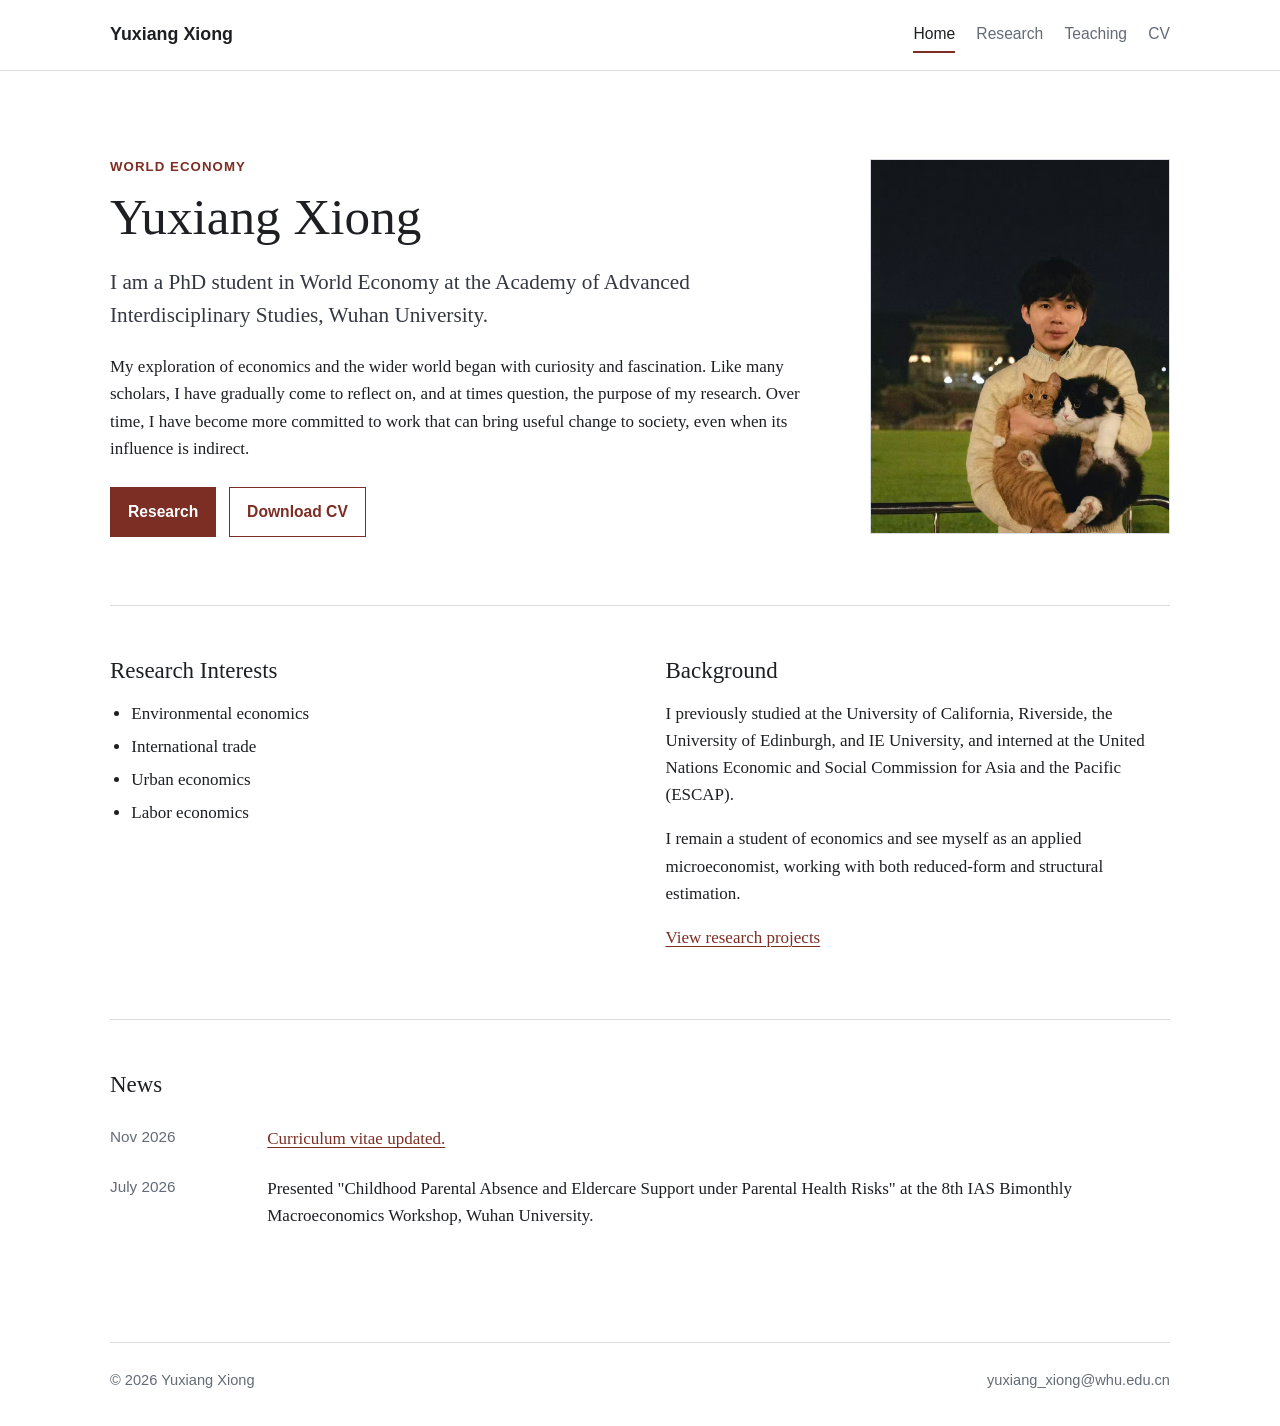
<file: index.html>
<!doctype html>
<html lang="en">
  <head>
    <meta charset="utf-8">
    <meta name="viewport" content="width=device-width, initial-scale=1">
    <title>Yuxiang Xiong</title>
    <meta name="description" content="Academic website of Yuxiang Xiong, applied economics researcher.">
    <link rel="icon" href="assets/favicon.svg" type="image/svg+xml">
    <link rel="stylesheet" href="styles.css">
  </head>
  <body>
    <header class="site-header">
      <a class="brand" href="index.html">Yuxiang Xiong</a>
      <button class="menu-toggle" type="button" aria-expanded="false" aria-controls="site-nav">Menu</button>
      <nav id="site-nav" class="site-nav" aria-label="Primary navigation">
        <a href="index.html" data-page="home">Home</a>
        <a href="research.html" data-page="research">Research</a>
        <a href="teaching.html" data-page="teaching">Teaching</a>
        <a href="cv.html" data-page="cv">CV</a>
      </nav>
    </header>

    <main>
      <section class="intro">
        <div class="intro-copy">
          <p class="eyebrow">World Economy</p>
          <h1>Yuxiang Xiong</h1>
          <p class="lead">
            I am a PhD student in World Economy at the Academy of Advanced
            Interdisciplinary Studies, Wuhan University.
          </p>
          <p>
            My exploration of economics and the wider world began with curiosity and
            fascination. Like many scholars, I have gradually come to reflect on, and at
            times question, the purpose of my research. Over time, I have become more
            committed to work that can bring useful change to society, even when its
            influence is indirect.
          </p>
          <div class="action-row" aria-label="Primary links">
            <a class="button" href="research.html">Research</a>
            <a class="button secondary" href="assets/Yuxiang-Xiong-CV.pdf?v=20261114">Download CV</a>
          </div>
        </div>
        <figure class="profile-figure">
          <img src="assets/profile-photo.jpg" alt="Portrait of Yuxiang Xiong">
        </figure>
      </section>

      <section class="content-grid" aria-label="Homepage highlights">
        <article>
          <h2>Research Interests</h2>
          <ul class="plain-list">
            <li>Environmental economics</li>
            <li>International trade</li>
            <li>Urban economics</li>
            <li>Labor economics</li>
          </ul>
        </article>

        <article>
          <h2>Background</h2>
          <p>
            I previously studied at the University of California, Riverside, the University
            of Edinburgh, and IE University, and interned at the United Nations Economic
            and Social Commission for Asia and the Pacific (ESCAP).
          </p>
          <p>
            I remain a student of economics and see myself as an applied microeconomist,
            working with both reduced-form and structural estimation.
          </p>
          <p><a class="text-link" href="research.html">View research projects</a></p>
        </article>
      </section>

      <section class="section">
        <h2>News</h2>
        <ul class="timeline">
          <li>
            <time datetime="2026-11-14">Nov 2026</time>
            <span><a class="text-link" href="cv.html">Curriculum vitae updated.</a></span>
          </li>
          <li>
            <time datetime="2026-07-09">July 2026</time>
            <span>Presented "Childhood Parental Absence and Eldercare Support under Parental Health Risks" at the 8th IAS Bimonthly Macroeconomics Workshop, Wuhan University.</span>
          </li>
        </ul>
      </section>
    </main>

    <footer class="site-footer">
      <span>&copy; <span id="year"></span> Yuxiang Xiong</span>
      <a href="mailto:yuxiang_xiong@whu.edu.cn">yuxiang_xiong@whu.edu.cn</a>
    </footer>

    <script src="script.js"></script>
  </body>
</html>
</file>
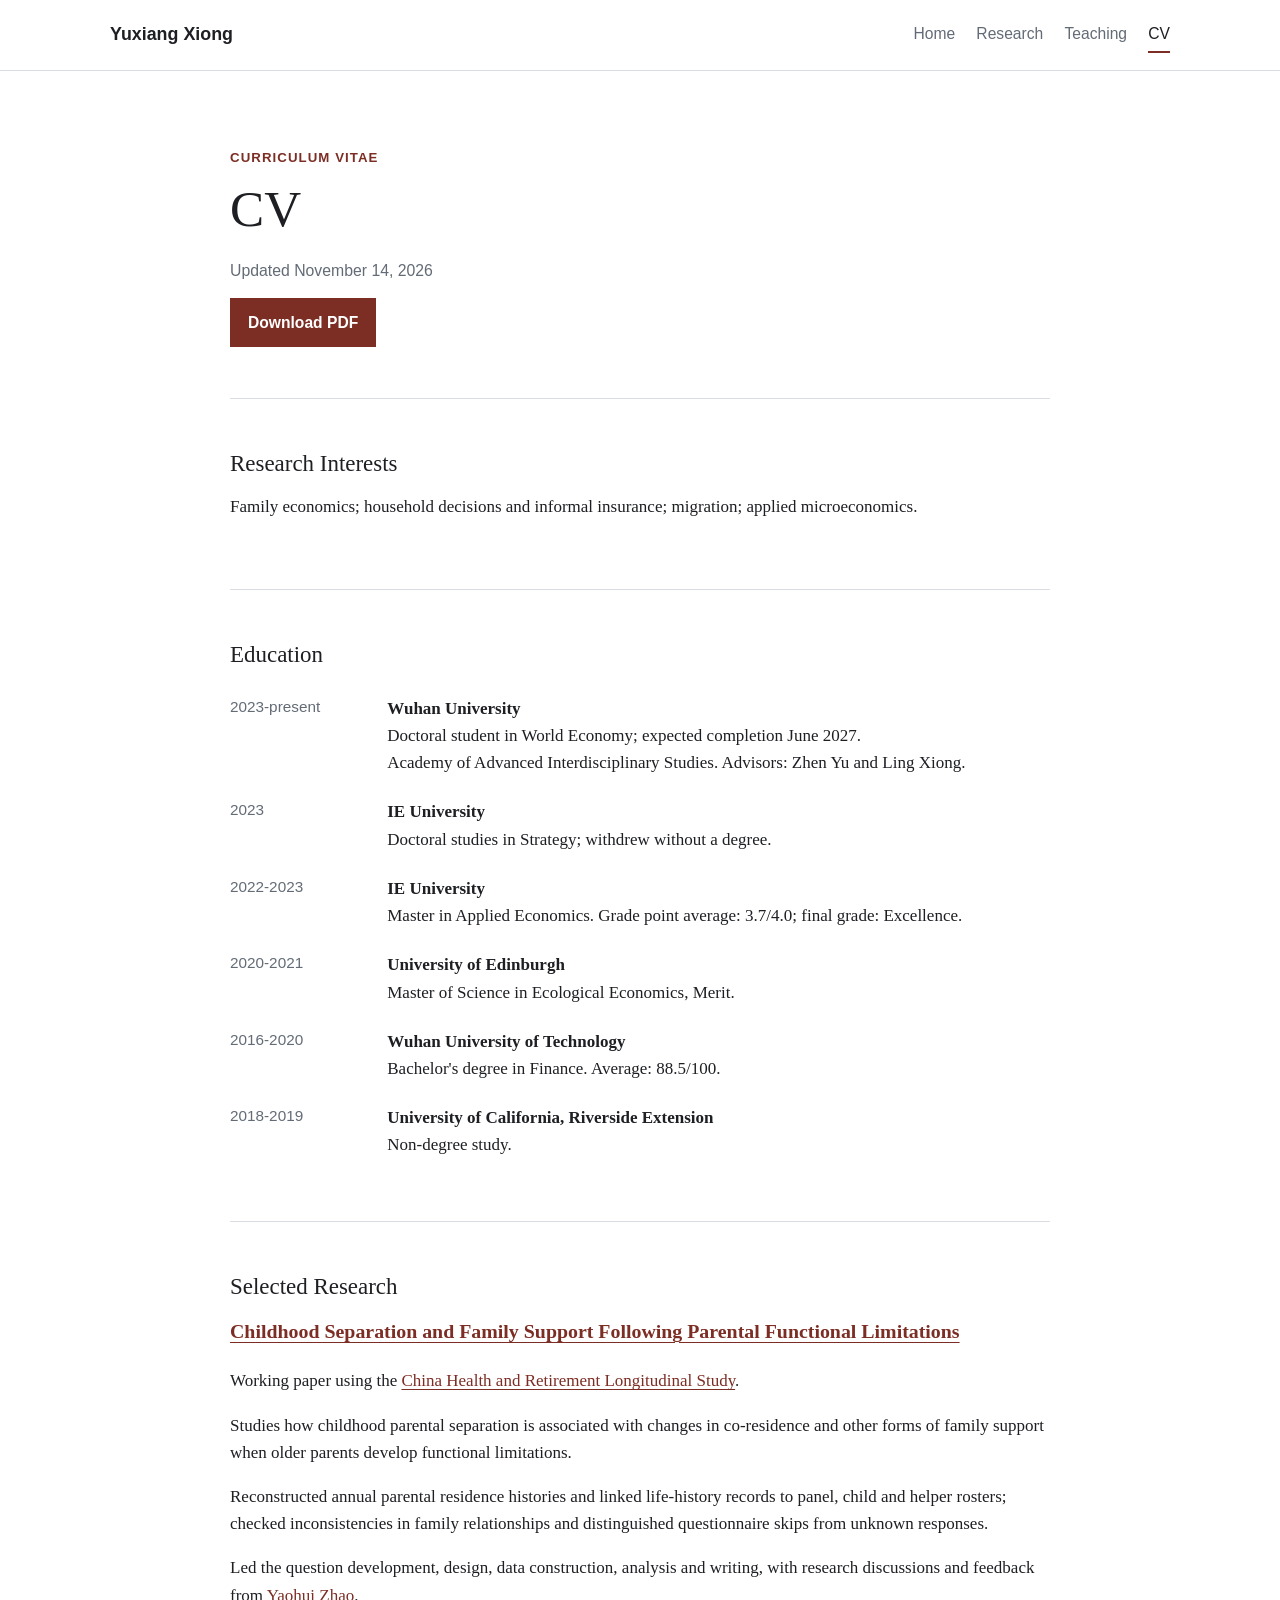
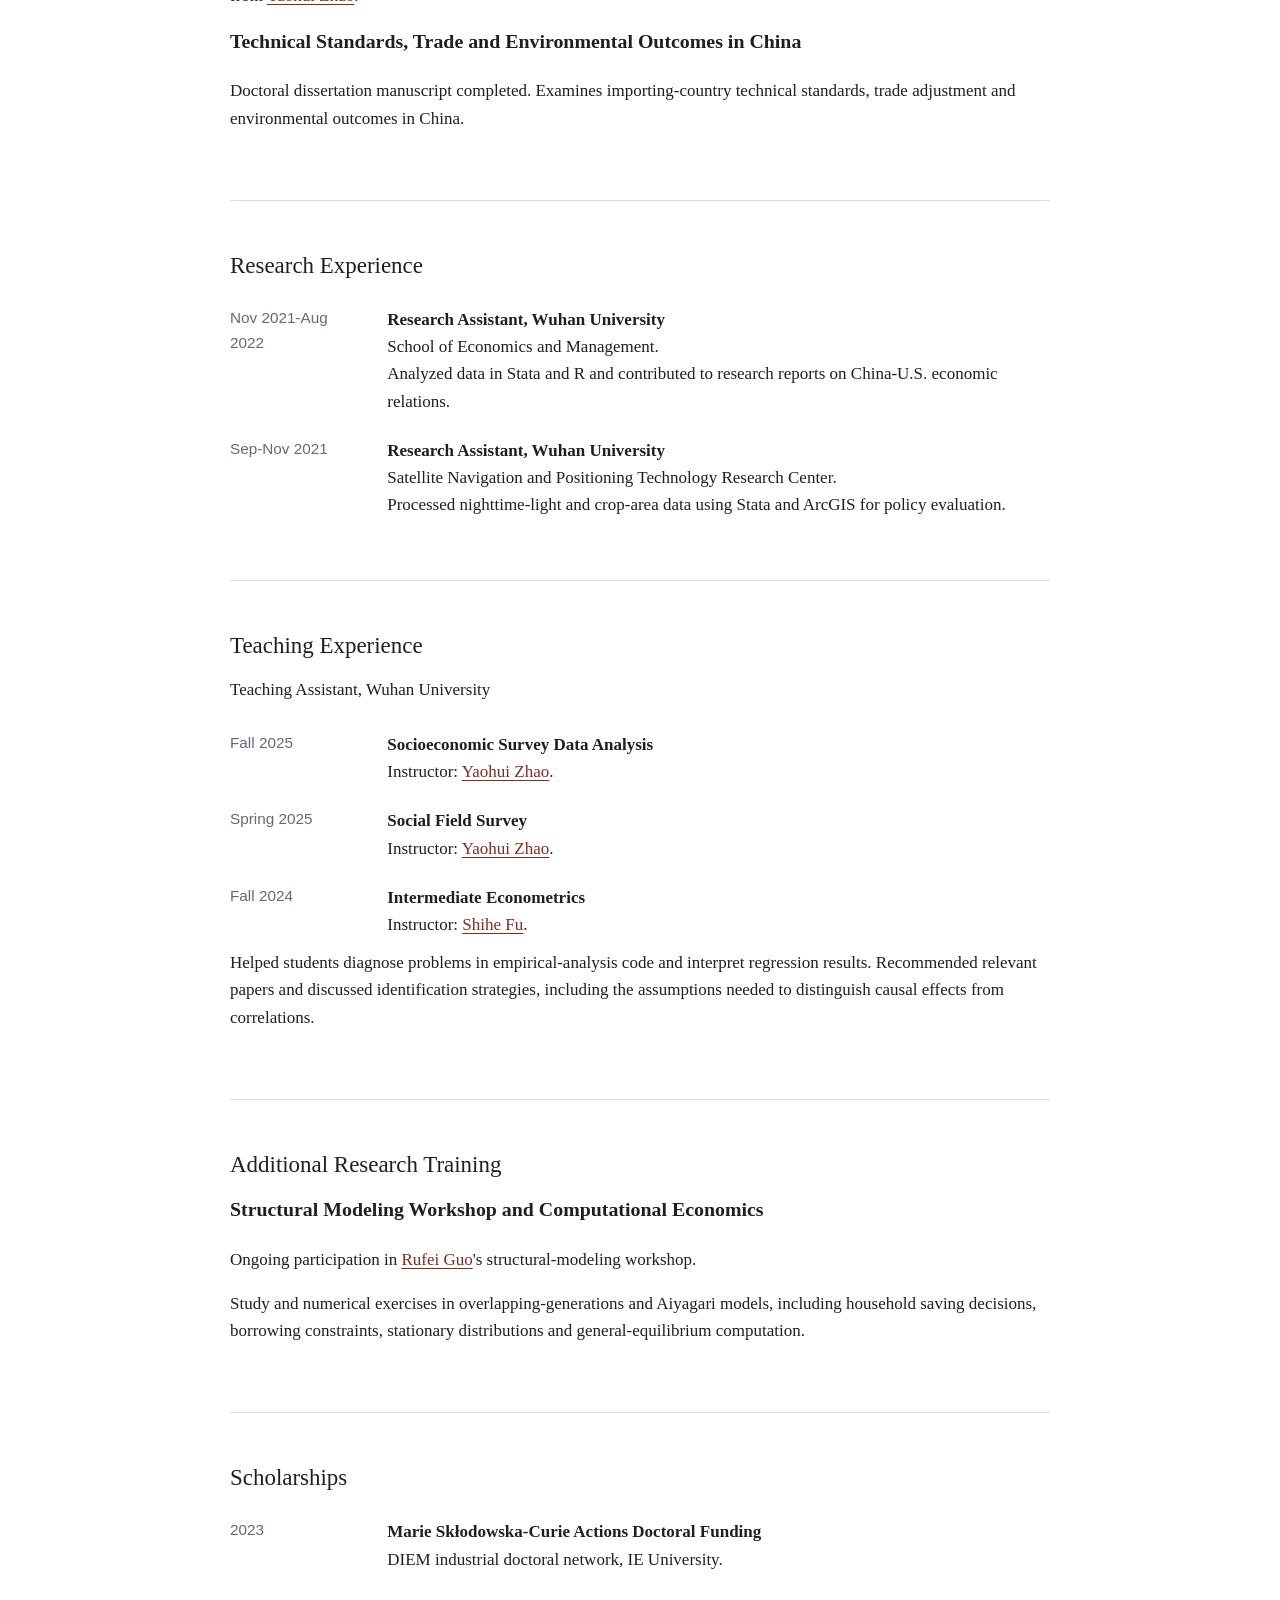
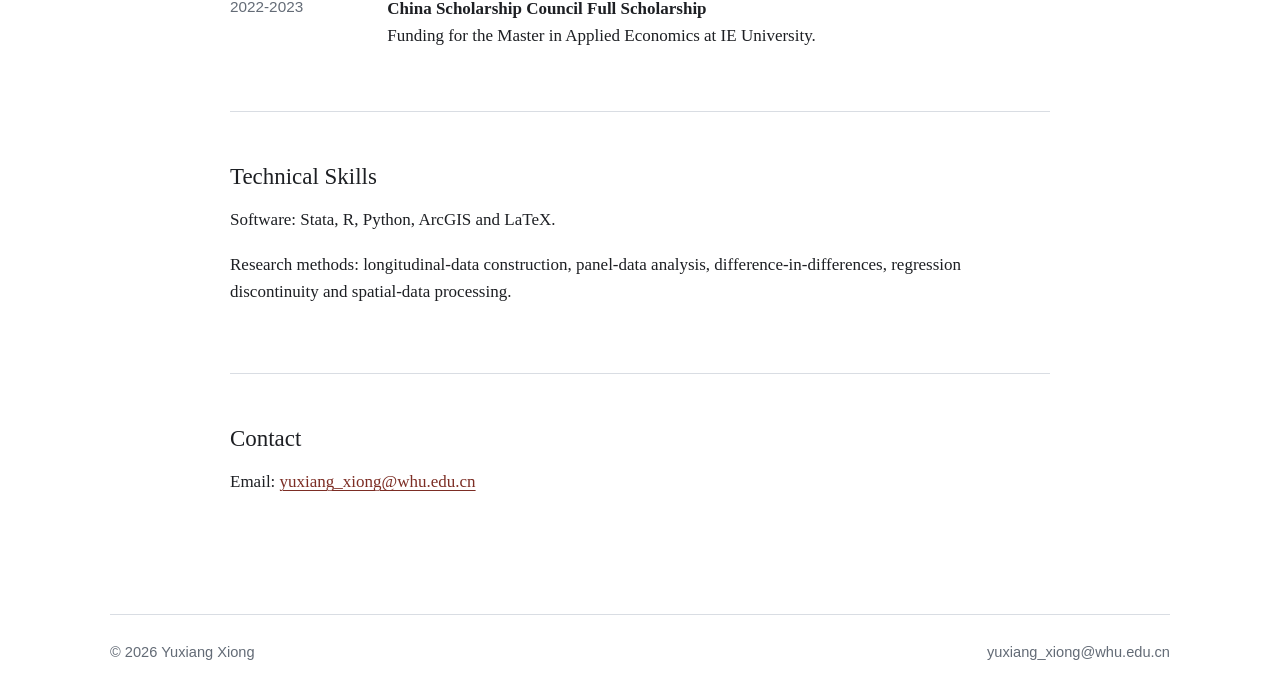
<file: cv.html>
<!doctype html>
<html lang="en">
  <head>
    <meta charset="utf-8">
    <meta name="viewport" content="width=device-width, initial-scale=1">
    <title>CV - Yuxiang Xiong</title>
    <meta name="description" content="Curriculum vitae of Yuxiang Xiong.">
    <link rel="icon" href="assets/favicon.svg" type="image/svg+xml">
    <link rel="stylesheet" href="styles.css">
  </head>
  <body>
    <header class="site-header">
      <a class="brand" href="index.html">Yuxiang Xiong</a>
      <button class="menu-toggle" type="button" aria-expanded="false" aria-controls="site-nav">Menu</button>
      <nav id="site-nav" class="site-nav" aria-label="Primary navigation">
        <a href="index.html" data-page="home">Home</a>
        <a href="research.html" data-page="research">Research</a>
        <a href="teaching.html" data-page="teaching">Teaching</a>
        <a href="cv.html" data-page="cv">CV</a>
      </nav>
    </header>

    <main class="narrow">
      <header class="page-heading">
        <p class="eyebrow">Curriculum Vitae</p>
        <h1>CV</h1>
        <p class="meta">Updated <time datetime="2026-11-14">November 14, 2026</time></p>
        <p><a class="button" href="assets/Yuxiang-Xiong-CV.pdf?v=20261114">Download PDF</a></p>
      </header>

      <section class="section">
        <h2>Research Interests</h2>
        <p>Family economics; household decisions and informal insurance; migration; applied microeconomics.</p>
      </section>

      <section class="section">
        <h2>Education</h2>
        <ul class="timeline">
          <li>
            <time datetime="2023">2023-present</time>
            <span><strong>Wuhan University</strong><br>
              Doctoral student in World Economy; expected completion June 2027.<br>
              Academy of Advanced Interdisciplinary Studies. Advisors: Zhen Yu and Ling Xiong.</span>
          </li>
          <li>
            <time datetime="2023">2023</time>
            <span><strong>IE University</strong><br>
              Doctoral studies in Strategy; withdrew without a degree.</span>
          </li>
          <li>
            <time datetime="2022">2022-2023</time>
            <span><strong>IE University</strong><br>
              Master in Applied Economics. Grade point average: 3.7/4.0; final grade: Excellence.</span>
          </li>
          <li>
            <time datetime="2020">2020-2021</time>
            <span><strong>University of Edinburgh</strong><br>
              Master of Science in Ecological Economics, Merit.</span>
          </li>
          <li>
            <time datetime="2016">2016-2020</time>
            <span><strong>Wuhan University of Technology</strong><br>
              Bachelor's degree in Finance. Average: 88.5/100.</span>
          </li>
          <li>
            <time datetime="2018">2018-2019</time>
            <span><strong>University of California, Riverside Extension</strong><br>
              Non-degree study.</span>
          </li>
        </ul>
      </section>

      <section class="section">
        <h2>Selected Research</h2>
        <h3><a class="text-link" href="research/family-care.html">Childhood Separation and Family Support Following Parental Functional Limitations</a></h3>
        <p>Working paper using the <a class="text-link" href="https://charls.pku.edu.cn/">China Health and Retirement Longitudinal Study</a>.</p>
        <p>Studies how childhood parental separation is associated with changes in co-residence and other forms of family support when older parents develop functional limitations.</p>
        <p>Reconstructed annual parental residence histories and linked life-history records to panel, child and helper rosters; checked inconsistencies in family relationships and distinguished questionnaire skips from unknown responses.</p>
        <p>Led the question development, design, data construction, analysis and writing, with research discussions and feedback from <a class="text-link" href="https://ems.whu.edu.cn/info/1680/264451.htm">Yaohui Zhao</a>.</p>
        <h3>Technical Standards, Trade and Environmental Outcomes in China</h3>
        <p>Doctoral dissertation manuscript completed. Examines importing-country technical standards, trade adjustment and environmental outcomes in China.</p>
      </section>

      <section class="section">
        <h2>Research Experience</h2>
        <ul class="timeline">
          <li>
            <time datetime="2021-11">Nov 2021-Aug 2022</time>
            <span><strong>Research Assistant, Wuhan University</strong><br>
              School of Economics and Management.<br>
              Analyzed data in Stata and R and contributed to research reports on China-U.S. economic relations.</span>
          </li>
          <li>
            <time datetime="2021-09">Sep-Nov 2021</time>
            <span><strong>Research Assistant, Wuhan University</strong><br>
              Satellite Navigation and Positioning Technology Research Center.<br>
              Processed nighttime-light and crop-area data using Stata and ArcGIS for policy evaluation.</span>
          </li>
        </ul>
      </section>

      <section class="section">
        <h2>Teaching Experience</h2>
        <p>Teaching Assistant, Wuhan University</p>
        <ul class="timeline">
          <li>
            <time datetime="2025-09">Fall 2025</time>
            <span><strong>Socioeconomic Survey Data Analysis</strong><br>
              Instructor: <a class="text-link" href="https://ems.whu.edu.cn/info/1680/264451.htm">Yaohui Zhao</a>.</span>
          </li>
          <li>
            <time datetime="2025-03">Spring 2025</time>
            <span><strong>Social Field Survey</strong><br>
              Instructor: <a class="text-link" href="https://ems.whu.edu.cn/info/1680/264451.htm">Yaohui Zhao</a>.</span>
          </li>
          <li>
            <time datetime="2024-09">Fall 2024</time>
            <span><strong>Intermediate Econometrics</strong><br>
              Instructor: <a class="text-link" href="https://ems.whu.edu.cn/info/1680/215401.htm">Shihe Fu</a>.</span>
          </li>
        </ul>
        <p>Helped students diagnose problems in empirical-analysis code and interpret regression results. Recommended relevant papers and discussed identification strategies, including the assumptions needed to distinguish causal effects from correlations.</p>
      </section>

      <section class="section">
        <h2>Additional Research Training</h2>
        <h3>Structural Modeling Workshop and Computational Economics</h3>
        <p>Ongoing participation in <a class="text-link" href="https://ems.whu.edu.cn/info/1689/22056.htm">Rufei Guo</a>'s structural-modeling workshop.</p>
        <p>Study and numerical exercises in overlapping-generations and Aiyagari models, including household saving decisions, borrowing constraints, stationary distributions and general-equilibrium computation.</p>
      </section>

      <section class="section">
        <h2>Scholarships</h2>
        <ul class="timeline">
          <li>
            <time datetime="2023">2023</time>
            <span><strong>Marie Sk&#322;odowska-Curie Actions Doctoral Funding</strong><br>
              DIEM industrial doctoral network, IE University.</span>
          </li>
          <li>
            <time datetime="2022">2022-2023</time>
            <span><strong>China Scholarship Council Full Scholarship</strong><br>
              Funding for the Master in Applied Economics at IE University.</span>
          </li>
        </ul>
      </section>

      <section class="section">
        <h2>Technical Skills</h2>
        <p>Software: Stata, R, Python, ArcGIS and LaTeX.</p>
        <p>Research methods: longitudinal-data construction, panel-data analysis, difference-in-differences, regression discontinuity and spatial-data processing.</p>
      </section>

      <section class="section">
        <h2>Contact</h2>
        <p>
          Email: <a class="text-link" href="mailto:yuxiang_xiong@whu.edu.cn">yuxiang_xiong@whu.edu.cn</a>
        </p>
      </section>
    </main>

    <footer class="site-footer">
      <span>&copy; <span id="year"></span> Yuxiang Xiong</span>
      <a href="mailto:yuxiang_xiong@whu.edu.cn">yuxiang_xiong@whu.edu.cn</a>
    </footer>

    <script src="script.js"></script>
  </body>
</html>
</file>
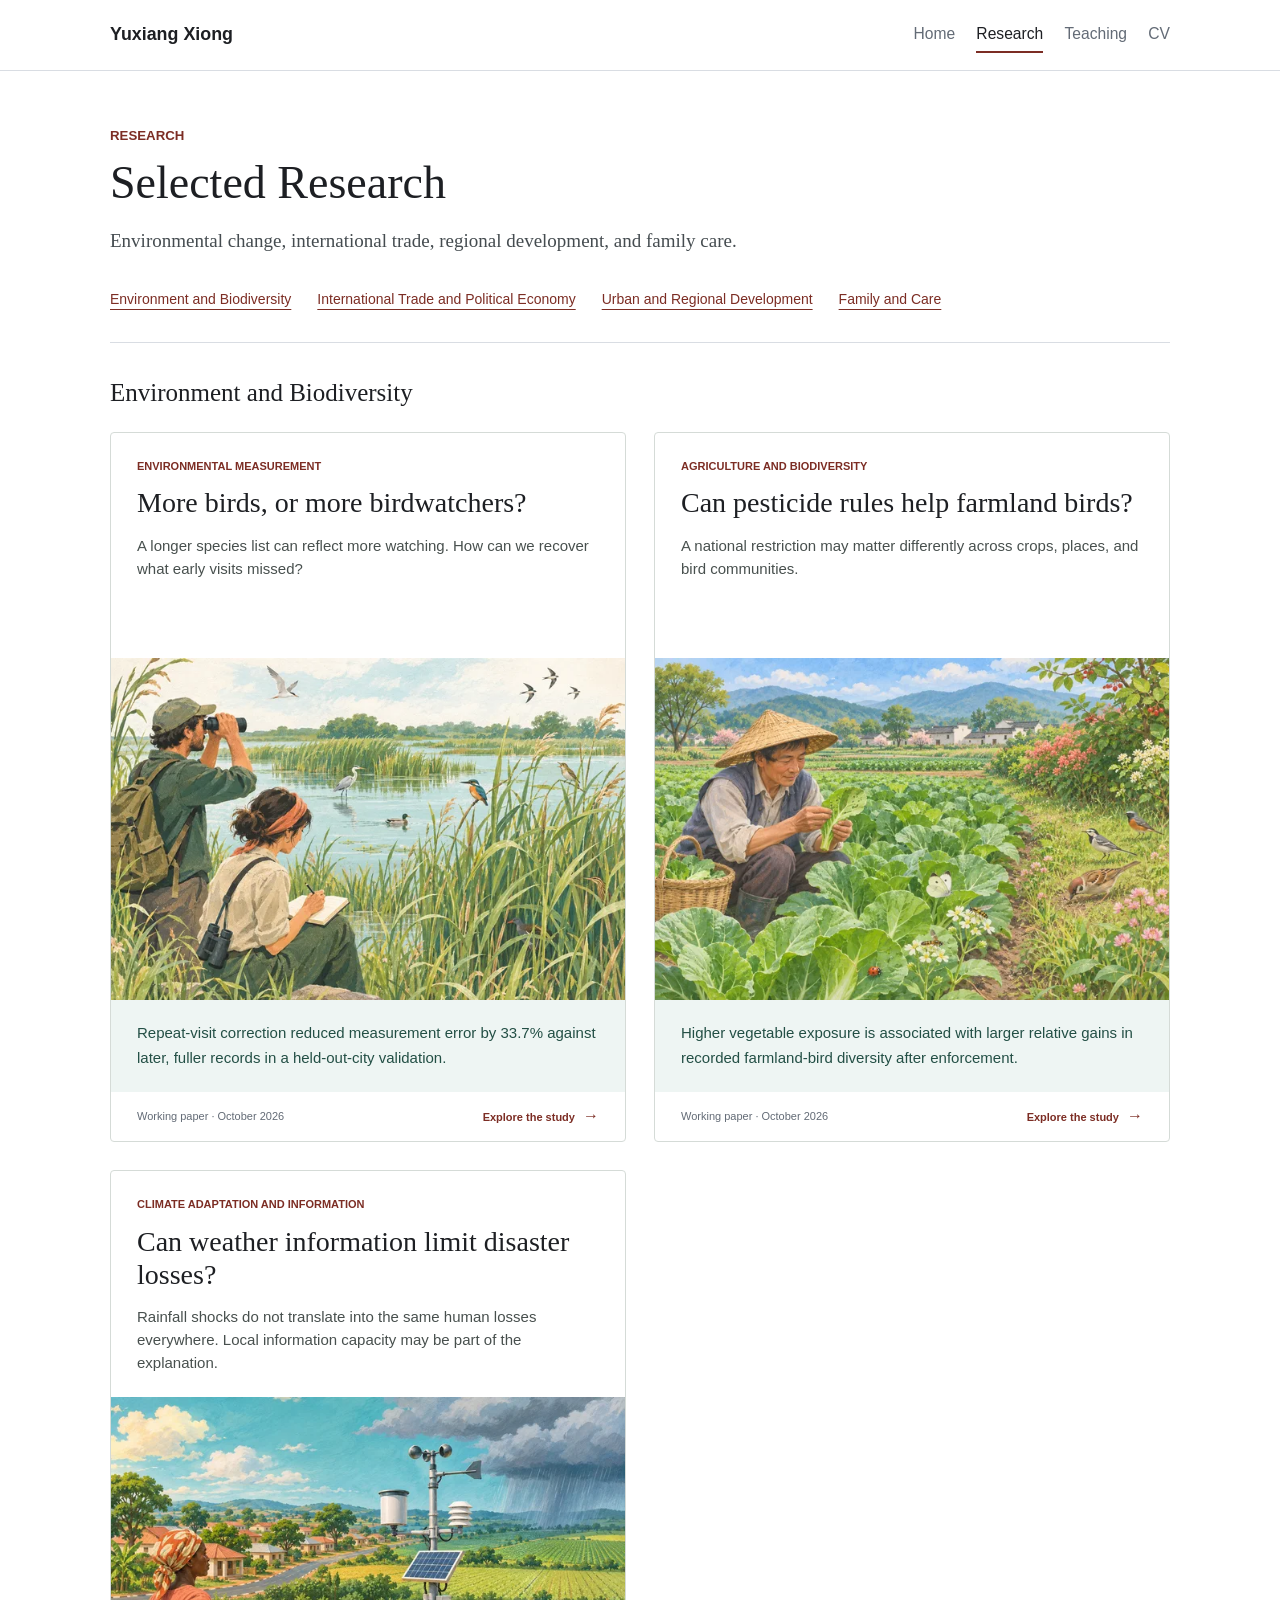
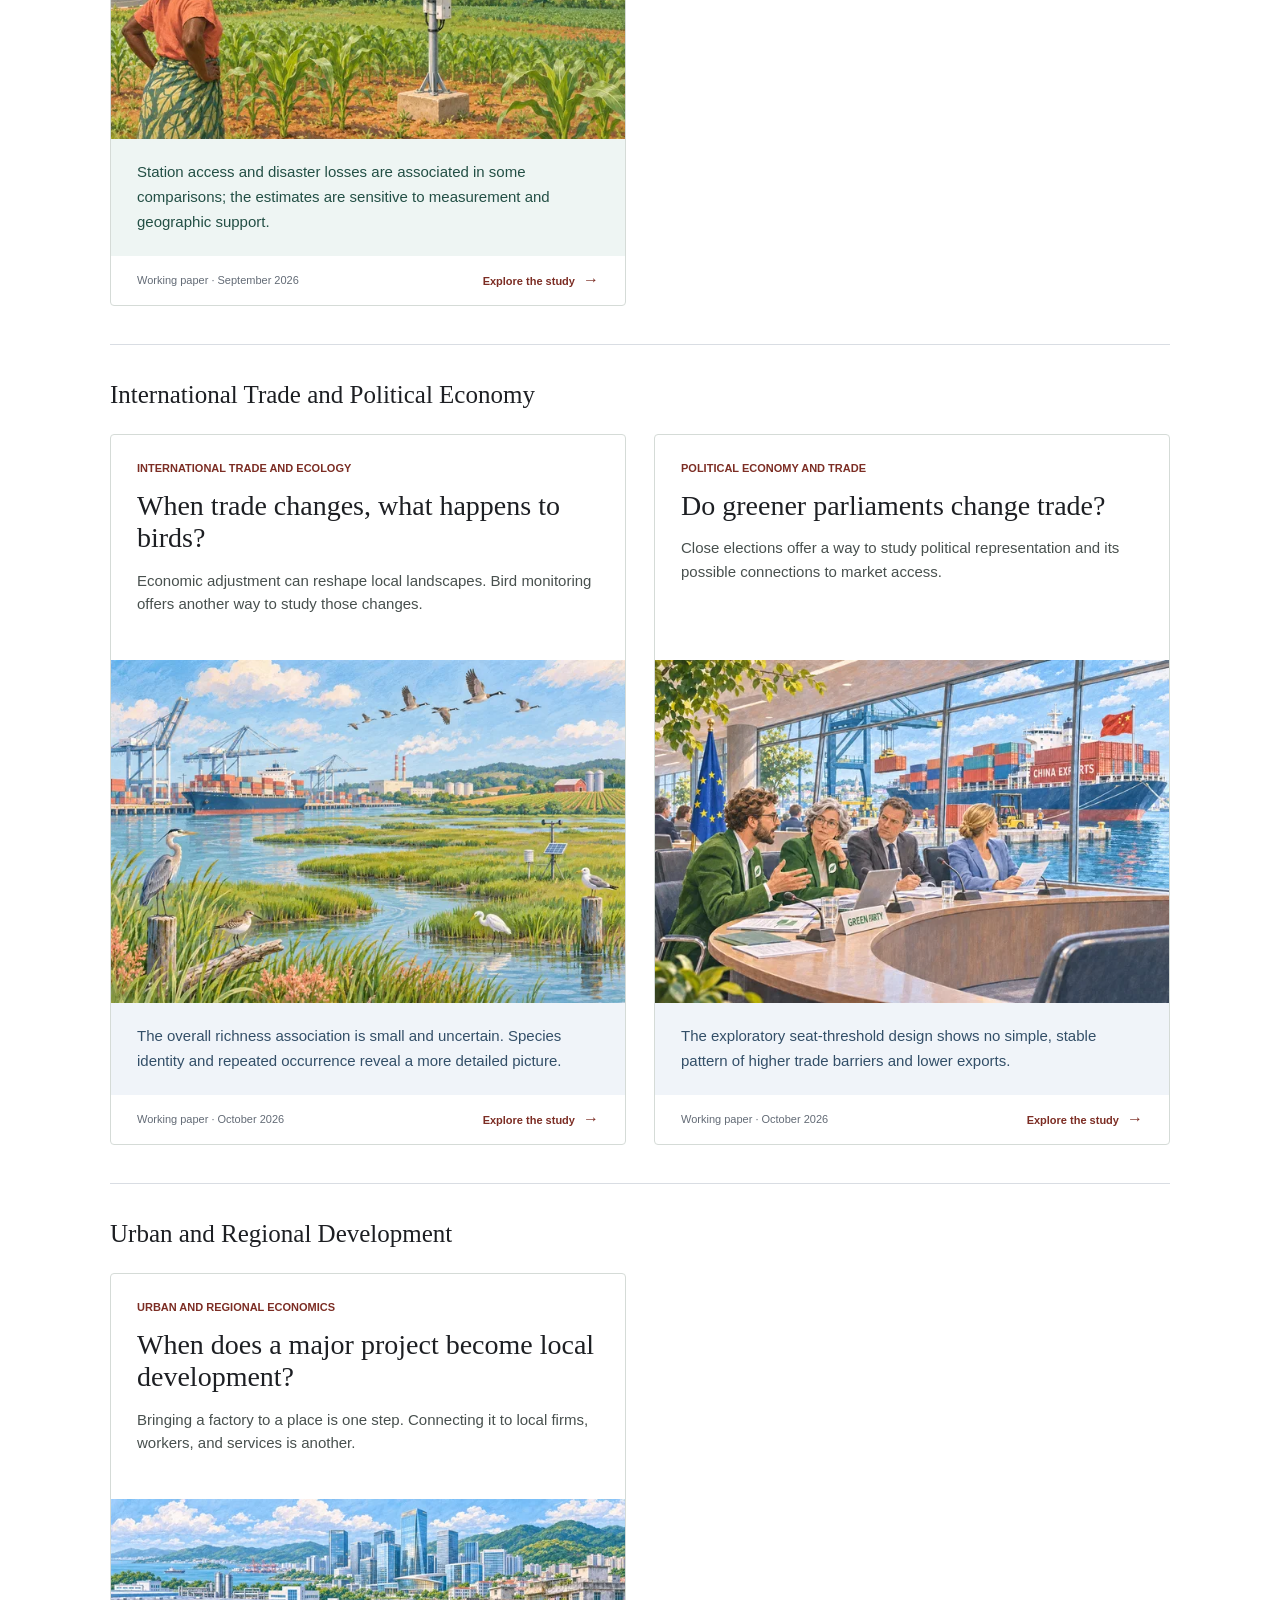
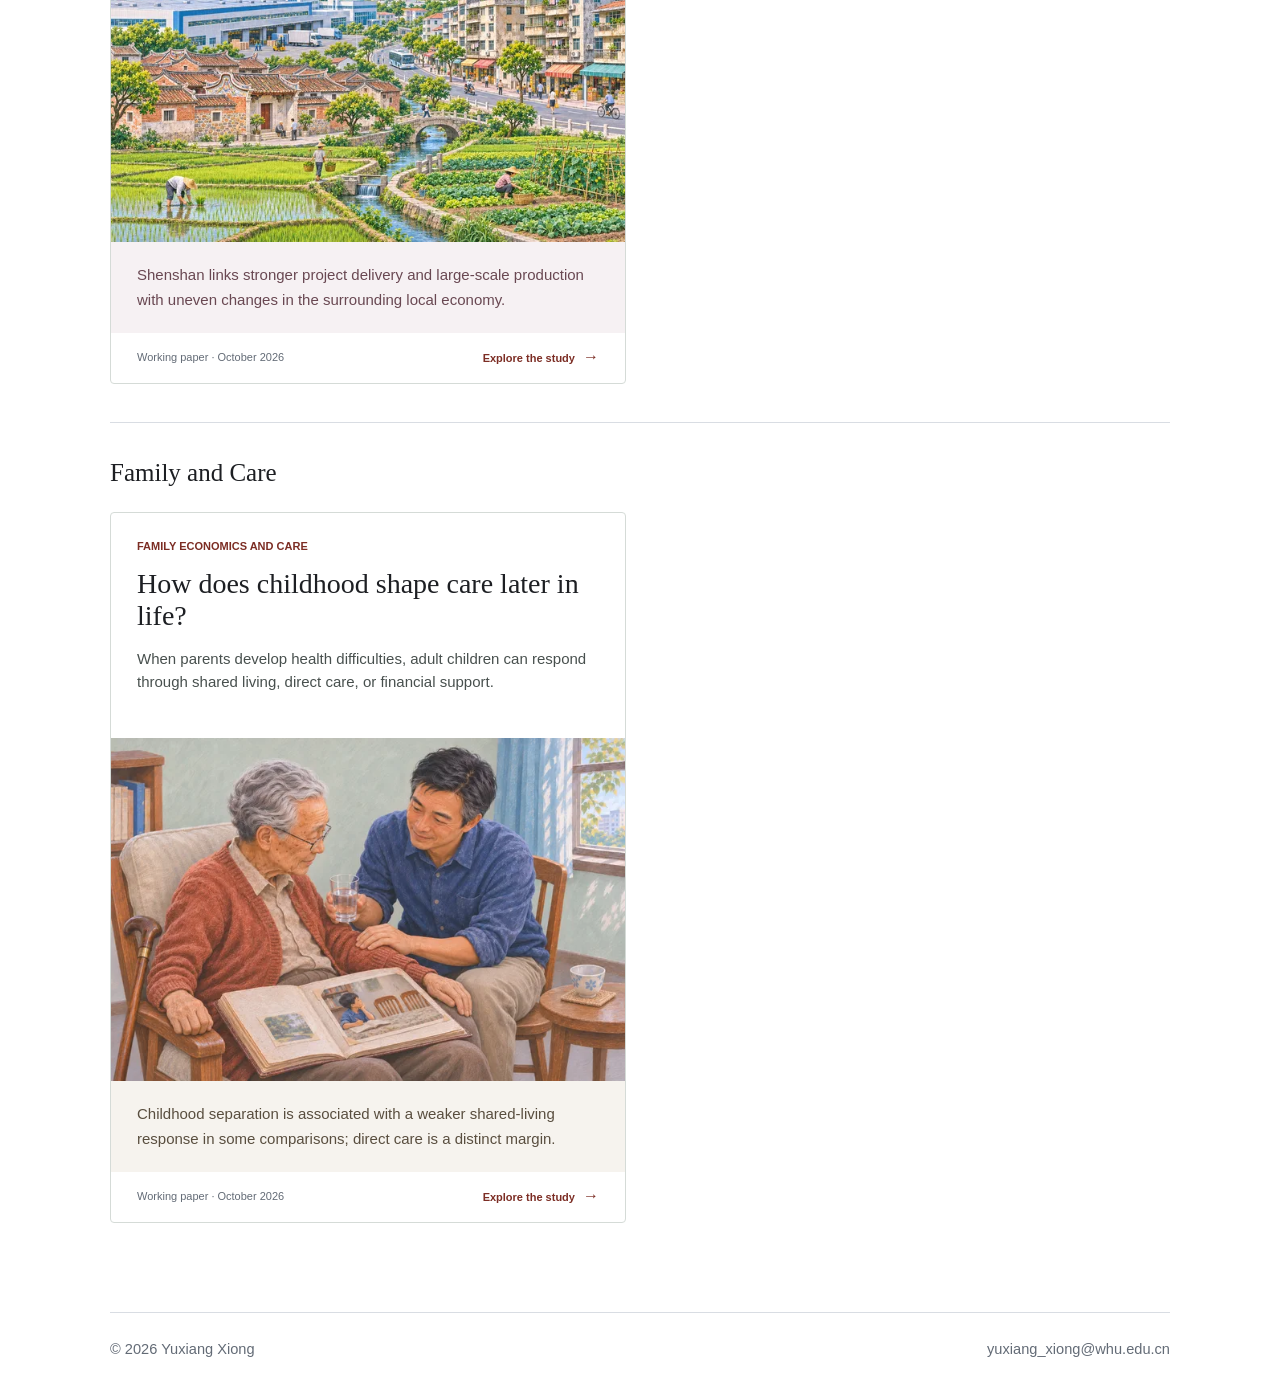
<file: research.html>
<!doctype html>
<html lang="en">
<head>
  <meta charset="utf-8">
  <meta name="viewport" content="width=device-width, initial-scale=1">
  <title>Selected Research - Yuxiang Xiong</title>
  <meta name="description" content="Selected working papers by Yuxiang Xiong on biodiversity, trade, cities, and family care.">
  <link rel="icon" href="assets/favicon.svg" type="image/svg+xml">
  <link rel="stylesheet" href="styles.css">
  <link rel="stylesheet" href="research.css">
</head>
<body class="research-page">
  <a class="skip-link" href="#main-content">Skip to content</a>
  <header class="site-header">
    <a class="brand" href="index.html">Yuxiang Xiong</a>
    <button class="menu-toggle" type="button" aria-expanded="false" aria-controls="site-nav">Menu</button>
    <nav id="site-nav" class="site-nav" aria-label="Primary navigation">
      <a href="index.html" data-page="home">Home</a>
      <a href="research.html" data-page="research" aria-current="page">Research</a>
      <a href="teaching.html" data-page="teaching">Teaching</a>
      <a href="cv.html" data-page="cv">CV</a>
    </nav>
  </header>

  <main id="main-content" class="research-gallery" tabindex="-1">
    <header class="gallery-heading">
      <p class="eyebrow">Research</p>
      <h1>Selected Research</h1>
      <p class="gallery-intro">Environmental change, international trade, regional development, and family care.</p>
      <nav class="research-topics" aria-label="Research themes"><a href="#environment">Environment and Biodiversity</a>
<a href="#trade">International Trade and Political Economy</a>
<a href="#urban">Urban and Regional Development</a>
<a href="#family">Family and Care</a></nav>
    </header>
    <section class="poster-category" id="environment" aria-labelledby="heading-environment">
    <h2 id="heading-environment">Environment and Biodiversity</h2>
    <div class="poster-grid"><article class="research-poster" id="bird-records">
    <a class="poster-link" href="research/bird-records.html" aria-labelledby="title-bird-records">
      <div class="poster-heading">
        <p class="eyebrow">Environmental measurement</p>
        <h3 id="title-bird-records">More birds, or more birdwatchers?</h3>
        <p class="poster-question">A longer species list can reflect more watching. How can we recover what early visits missed?</p>
      </div>
      <img src="assets/research/bird-records.webp"
    srcset="assets/research/bird-records-small.webp 640w, assets/research/bird-records.webp 1200w"
    sizes="(max-width: 700px) calc(100vw - 40px), (max-width: 1100px) calc((100vw - 68px) / 2), 516px"
    width="1536" height="1024" alt="Birdwatchers recording wetland birds, some of which are partly hidden among reeds." decoding="async" fetchpriority="high">
      <p class="poster-finding">Repeat-visit correction reduced measurement error by 33.7% against later, fuller records in a held-out-city validation.</p>
      <div class="poster-footer"><span>Working paper &middot; October 2026</span><span class="poster-action">Explore the study <span aria-hidden="true">&#8594;</span></span></div>
    </a>
  </article>
<article class="research-poster" id="pesticides">
    <a class="poster-link" href="research/pesticides.html" aria-labelledby="title-pesticides">
      <div class="poster-heading">
        <p class="eyebrow">Agriculture and biodiversity</p>
        <h3 id="title-pesticides">Can pesticide rules help farmland birds?</h3>
        <p class="poster-question">A national restriction may matter differently across crops, places, and bird communities.</p>
      </div>
      <img src="assets/research/pesticides.webp"
    srcset="assets/research/pesticides-small.webp 640w, assets/research/pesticides.webp 1200w"
    sizes="(max-width: 700px) calc(100vw - 40px), (max-width: 1100px) calc((100vw - 68px) / 2), 516px"
    width="1536" height="1024" alt="A farmer inspecting vegetables beside insects, field-margin vegetation and farmland birds." decoding="async" loading="lazy">
      <p class="poster-finding">Higher vegetable exposure is associated with larger relative gains in recorded farmland-bird diversity after enforcement.</p>
      <div class="poster-footer"><span>Working paper &middot; October 2026</span><span class="poster-action">Explore the study <span aria-hidden="true">&#8594;</span></span></div>
    </a>
  </article>
<article class="research-poster" id="weather-africa">
    <a class="poster-link" href="research/weather-africa.html" aria-labelledby="title-weather-africa">
      <div class="poster-heading">
        <p class="eyebrow">Climate adaptation and information</p>
        <h3 id="title-weather-africa">Can weather information limit disaster losses?</h3>
        <p class="poster-question">Rainfall shocks do not translate into the same human losses everywhere. Local information capacity may be part of the explanation.</p>
      </div>
      <img src="assets/research/weather-africa.webp"
    srcset="assets/research/weather-africa-small.webp 640w, assets/research/weather-africa.webp 1200w"
    sizes="(max-width: 700px) calc(100vw - 40px), (max-width: 1100px) calc((100vw - 68px) / 2), 516px"
    width="1536" height="1024" alt="An automated weather station beside African farmland and a village, with rainfall in the distance." decoding="async" loading="lazy">
      <p class="poster-finding">Station access and disaster losses are associated in some comparisons; the estimates are sensitive to measurement and geographic support.</p>
      <div class="poster-footer"><span>Working paper &middot; September 2026</span><span class="poster-action">Explore the study <span aria-hidden="true">&#8594;</span></span></div>
    </a>
  </article></div>
  </section>
<section class="poster-category" id="trade" aria-labelledby="heading-trade">
    <h2 id="heading-trade">International Trade and Political Economy</h2>
    <div class="poster-grid"><article class="research-poster" id="trade-birds">
    <a class="poster-link" href="research/trade-birds.html" aria-labelledby="title-trade-birds">
      <div class="poster-heading">
        <p class="eyebrow">International trade and ecology</p>
        <h3 id="title-trade-birds">When trade changes, what happens to birds?</h3>
        <p class="poster-question">Economic adjustment can reshape local landscapes. Bird monitoring offers another way to study those changes.</p>
      </div>
      <img src="assets/research/trade-birds.webp"
    srcset="assets/research/trade-birds-small.webp 640w, assets/research/trade-birds.webp 1200w"
    sizes="(max-width: 700px) calc(100vw - 40px), (max-width: 1100px) calc((100vw - 68px) / 2), 516px"
    width="1536" height="1024" alt="Migratory birds above a wetland bordered by a container port, industry and agricultural fields." decoding="async" loading="lazy">
      <p class="poster-finding">The overall richness association is small and uncertain. Species identity and repeated occurrence reveal a more detailed picture.</p>
      <div class="poster-footer"><span>Working paper &middot; October 2026</span><span class="poster-action">Explore the study <span aria-hidden="true">&#8594;</span></span></div>
    </a>
  </article>
<article class="research-poster" id="green-trade">
    <a class="poster-link" href="research/green-trade.html" aria-labelledby="title-green-trade">
      <div class="poster-heading">
        <p class="eyebrow">Political economy and trade</p>
        <h3 id="title-green-trade">Do greener parliaments change trade?</h3>
        <p class="poster-question">Close elections offer a way to study political representation and its possible connections to market access.</p>
      </div>
      <img src="assets/research/green-trade.webp?v=3"
    srcset="assets/research/green-trade-small.webp?v=3 640w, assets/research/green-trade.webp?v=3 1200w"
    sizes="(max-width: 700px) calc(100vw - 40px), (max-width: 1100px) calc((100vw - 68px) / 2), 516px"
    width="1536" height="1024" alt="Green-party representatives discussing trade in a parliamentary committee room overlooking a harbor with a container ship carrying Chinese exports." decoding="async" loading="lazy">
      <p class="poster-finding">The exploratory seat-threshold design shows no simple, stable pattern of higher trade barriers and lower exports.</p>
      <div class="poster-footer"><span>Working paper &middot; October 2026</span><span class="poster-action">Explore the study <span aria-hidden="true">&#8594;</span></span></div>
    </a>
  </article></div>
  </section>
<section class="poster-category" id="urban" aria-labelledby="heading-urban">
    <h2 id="heading-urban">Urban and Regional Development</h2>
    <div class="poster-grid"><article class="research-poster" id="shenshan">
    <a class="poster-link" href="research/shenshan.html" aria-labelledby="title-shenshan">
      <div class="poster-heading">
        <p class="eyebrow">Urban and regional economics</p>
        <h3 id="title-shenshan">When does a major project become local development?</h3>
        <p class="poster-question">Bringing a factory to a place is one step. Connecting it to local firms, workers, and services is another.</p>
      </div>
      <img src="assets/research/shenshan.webp?v=2"
    srcset="assets/research/shenshan-small.webp?v=2 640w, assets/research/shenshan.webp?v=2 1200w"
    sizes="(max-width: 700px) calc(100vw - 40px), (max-width: 1100px) calc((100vw - 68px) / 2), 516px"
    width="1536" height="1024" alt="Conceptual Shenshan landscape bringing together farmland, traditional Chaoshan courtyard houses, old Guangdong residential blocks, factories and a modern business-district skyline." decoding="async" loading="lazy">
      <p class="poster-finding">Shenshan links stronger project delivery and large-scale production with uneven changes in the surrounding local economy.</p>
      <div class="poster-footer"><span>Working paper &middot; October 2026</span><span class="poster-action">Explore the study <span aria-hidden="true">&#8594;</span></span></div>
    </a>
  </article></div>
  </section>
<section class="poster-category" id="family" aria-labelledby="heading-family">
    <h2 id="heading-family">Family and Care</h2>
    <div class="poster-grid"><article class="research-poster" id="family-care">
    <a class="poster-link" href="research/family-care.html" aria-labelledby="title-family-care">
      <div class="poster-heading">
        <p class="eyebrow">Family economics and care</p>
        <h3 id="title-family-care">How does childhood shape care later in life?</h3>
        <p class="poster-question">When parents develop health difficulties, adult children can respond through shared living, direct care, or financial support.</p>
      </div>
      <img src="assets/research/family-care.webp?v=3"
    srcset="assets/research/family-care-small.webp?v=3 640w, assets/research/family-care.webp?v=3 1200w"
    sizes="(max-width: 700px) calc(100vw - 40px), (max-width: 1100px) calc((100vw - 68px) / 2), 516px"
    width="1536" height="1024" alt="A middle-aged son offering water and supporting his elderly father&#39;s arm. An album on the father&#39;s lap shows an old photograph of a child beside two empty adult chairs." decoding="async" loading="lazy">
      <p class="poster-finding">Childhood separation is associated with a weaker shared-living response in some comparisons; direct care is a distinct margin.</p>
      <div class="poster-footer"><span>Working paper &middot; October 2026</span><span class="poster-action">Explore the study <span aria-hidden="true">&#8594;</span></span></div>
    </a>
  </article></div>
  </section>
  </main>
  <footer class="site-footer">
    <span>&copy; <span id="year"></span> Yuxiang Xiong</span>
    <a href="mailto:yuxiang_xiong@whu.edu.cn">yuxiang_xiong@whu.edu.cn</a>
  </footer>
  <script src="script.js"></script>
</body>
</html>
</file>
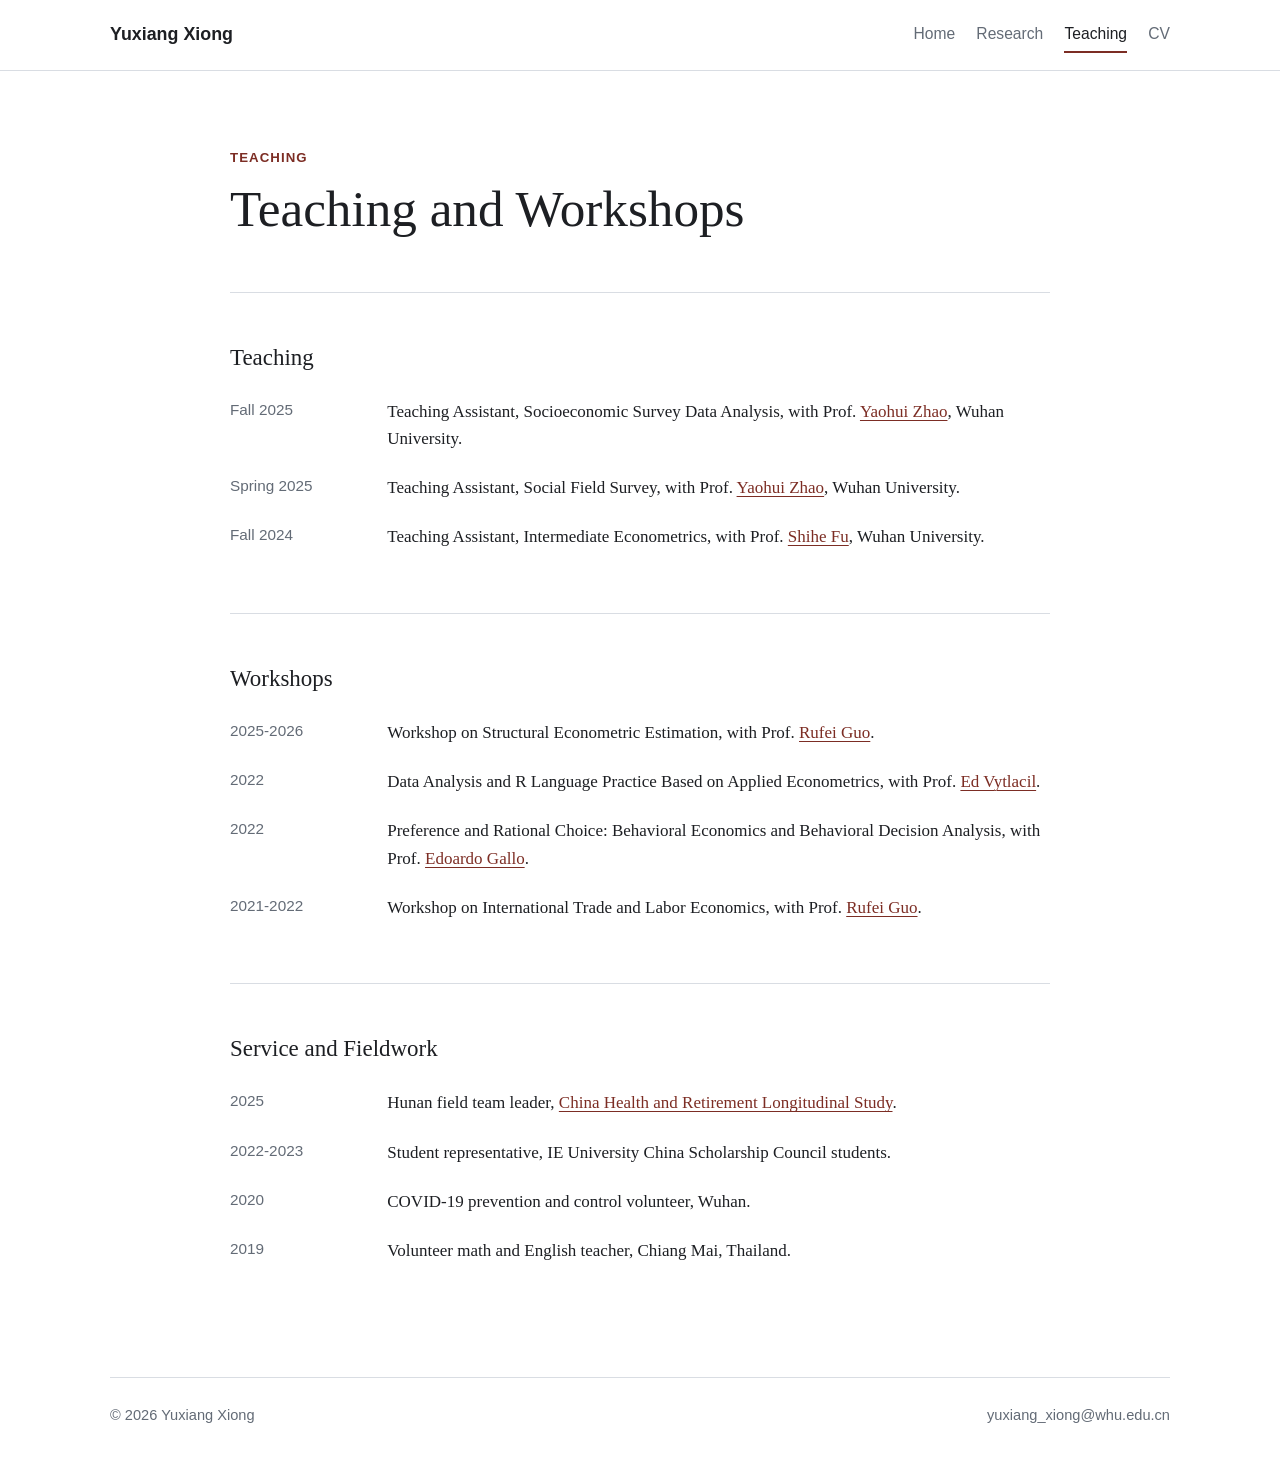
<file: teaching.html>
<!doctype html>
<html lang="en">
  <head>
    <meta charset="utf-8">
    <meta name="viewport" content="width=device-width, initial-scale=1">
    <title>Teaching - Yuxiang Xiong</title>
    <meta name="description" content="Teaching and workshop experience of Yuxiang Xiong.">
    <link rel="icon" href="assets/favicon.svg" type="image/svg+xml">
    <link rel="stylesheet" href="styles.css">
  </head>
  <body>
    <header class="site-header">
      <a class="brand" href="index.html">Yuxiang Xiong</a>
      <button class="menu-toggle" type="button" aria-expanded="false" aria-controls="site-nav">Menu</button>
      <nav id="site-nav" class="site-nav" aria-label="Primary navigation">
        <a href="index.html" data-page="home">Home</a>
        <a href="research.html" data-page="research">Research</a>
        <a href="teaching.html" data-page="teaching">Teaching</a>
        <a href="cv.html" data-page="cv">CV</a>
      </nav>
    </header>

    <main class="narrow">
      <header class="page-heading">
        <p class="eyebrow">Teaching</p>
        <h1>Teaching and Workshops</h1>
      </header>

      <section class="section">
        <h2>Teaching</h2>
        <ul class="timeline">
          <li>
            <time datetime="2025">Fall 2025</time>
            <span>Teaching Assistant, Socioeconomic Survey Data Analysis, with Prof. <a class="text-link" href="https://ems.whu.edu.cn/info/1680/264451.htm">Yaohui Zhao</a>, Wuhan University.</span>
          </li>
          <li>
            <time datetime="2025">Spring 2025</time>
            <span>Teaching Assistant, Social Field Survey, with Prof. <a class="text-link" href="https://ems.whu.edu.cn/info/1680/264451.htm">Yaohui Zhao</a>, Wuhan University.</span>
          </li>
          <li>
            <time datetime="2024">Fall 2024</time>
            <span>Teaching Assistant, Intermediate Econometrics, with Prof. <a class="text-link" href="https://ems.whu.edu.cn/info/1680/215401.htm">Shihe Fu</a>, Wuhan University.</span>
          </li>
        </ul>
      </section>

      <section class="section">
        <h2>Workshops</h2>
        <ul class="timeline">
          <li>
            <time datetime="2025">2025-2026</time>
            <span>Workshop on Structural Econometric Estimation, with Prof. <a class="text-link" href="https://ems.whu.edu.cn/info/1689/22056.htm">Rufei Guo</a>.</span>
          </li>
          <li>
            <time datetime="2022">2022</time>
            <span>Data Analysis and R Language Practice Based on Applied Econometrics, with Prof. <a class="text-link" href="https://economics.yale.edu/people/ed-vytlacil">Ed Vytlacil</a>.</span>
          </li>
          <li>
            <time datetime="2022">2022</time>
            <span>Preference and Rational Choice: Behavioral Economics and Behavioral Decision Analysis, with Prof. <a class="text-link" href="https://www.econ.cam.ac.uk/people/academic/edoardo-gallo">Edoardo Gallo</a>.</span>
          </li>
          <li>
            <time datetime="2021">2021-2022</time>
            <span>Workshop on International Trade and Labor Economics, with Prof. <a class="text-link" href="https://ems.whu.edu.cn/info/1689/22056.htm">Rufei Guo</a>.</span>
          </li>
        </ul>
      </section>

      <section class="section">
        <h2>Service and Fieldwork</h2>
        <ul class="timeline">
          <li>
            <time datetime="2025">2025</time>
            <span>Hunan field team leader, <a class="text-link" href="https://charls.pku.edu.cn/">China Health and Retirement Longitudinal Study</a>.</span>
          </li>
          <li>
            <time datetime="2022">2022-2023</time>
            <span>Student representative, IE University China Scholarship Council students.</span>
          </li>
          <li>
            <time datetime="2020">2020</time>
            <span>COVID-19 prevention and control volunteer, Wuhan.</span>
          </li>
          <li>
            <time datetime="2019">2019</time>
            <span>Volunteer math and English teacher, Chiang Mai, Thailand.</span>
          </li>
        </ul>
      </section>
    </main>

    <footer class="site-footer">
      <span>&copy; <span id="year"></span> Yuxiang Xiong</span>
      <a href="mailto:yuxiang_xiong@whu.edu.cn">yuxiang_xiong@whu.edu.cn</a>
    </footer>

    <script src="script.js"></script>
  </body>
</html>
</file>
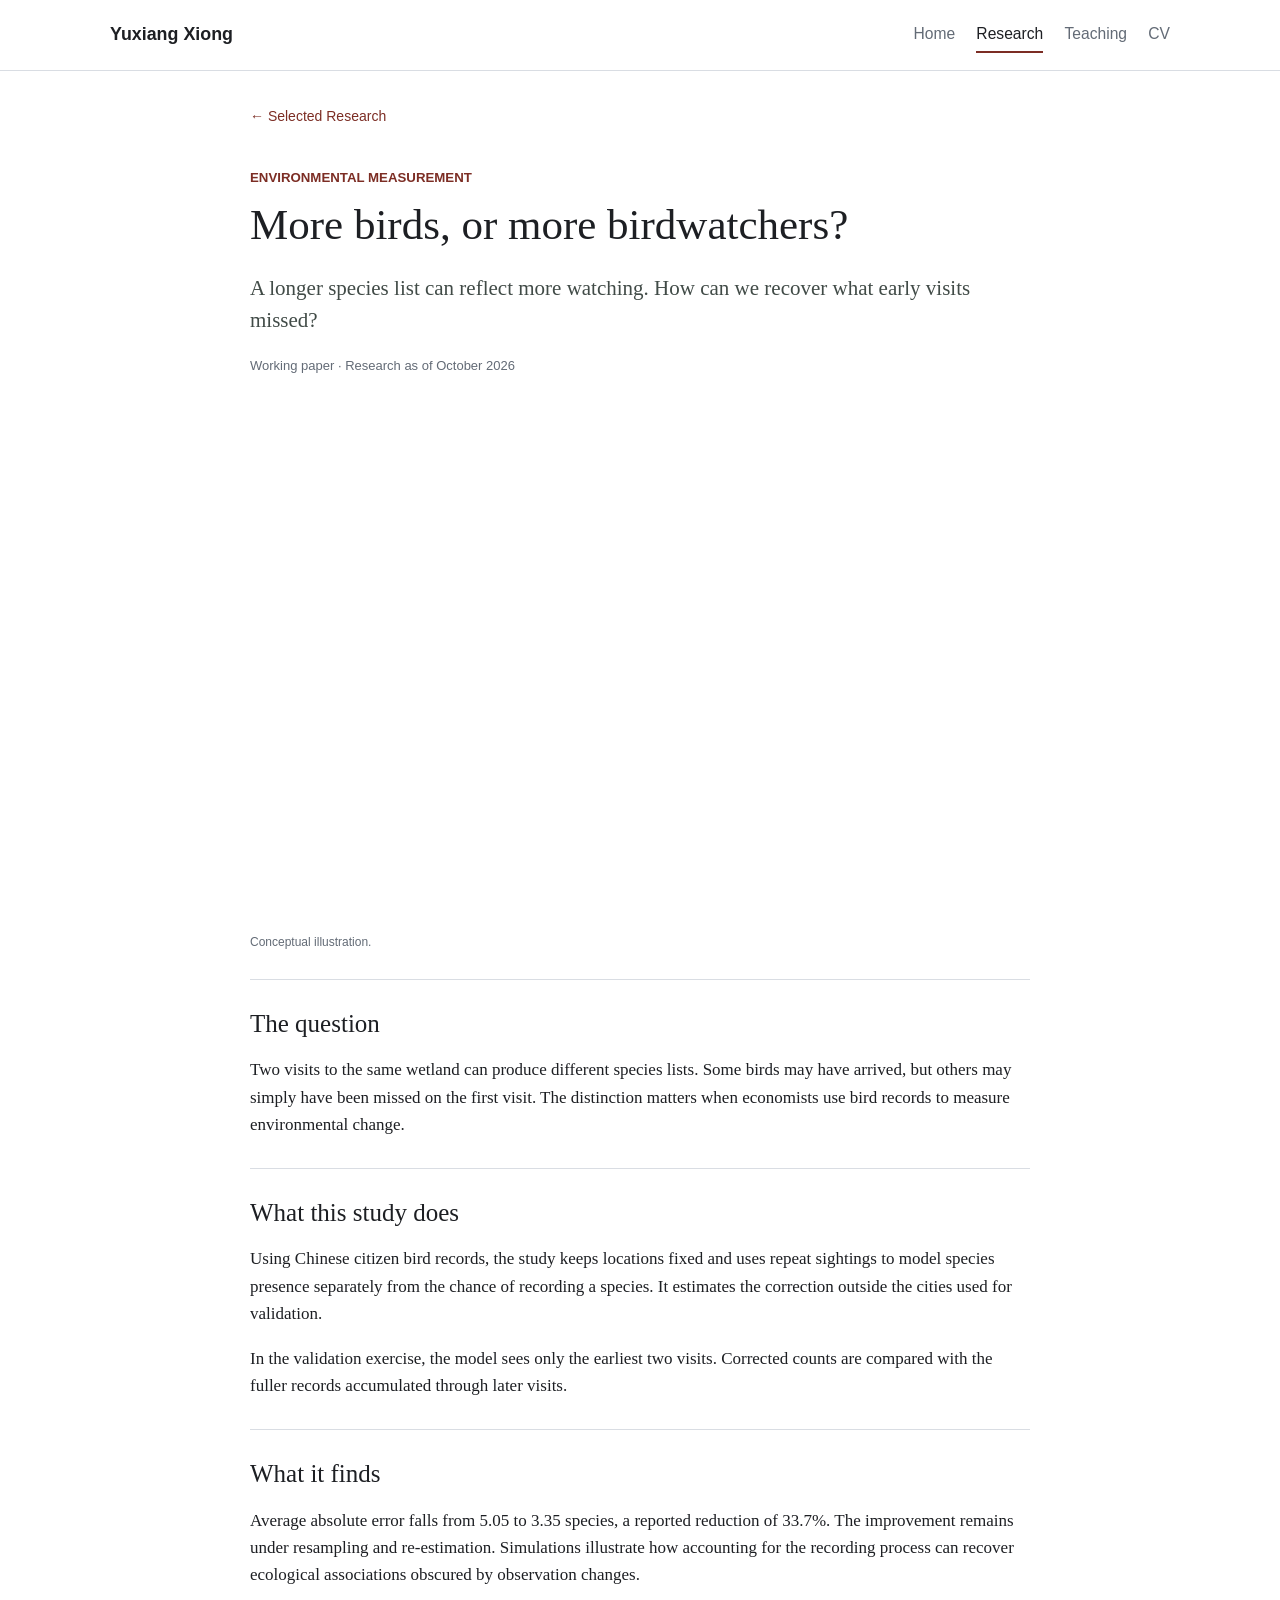
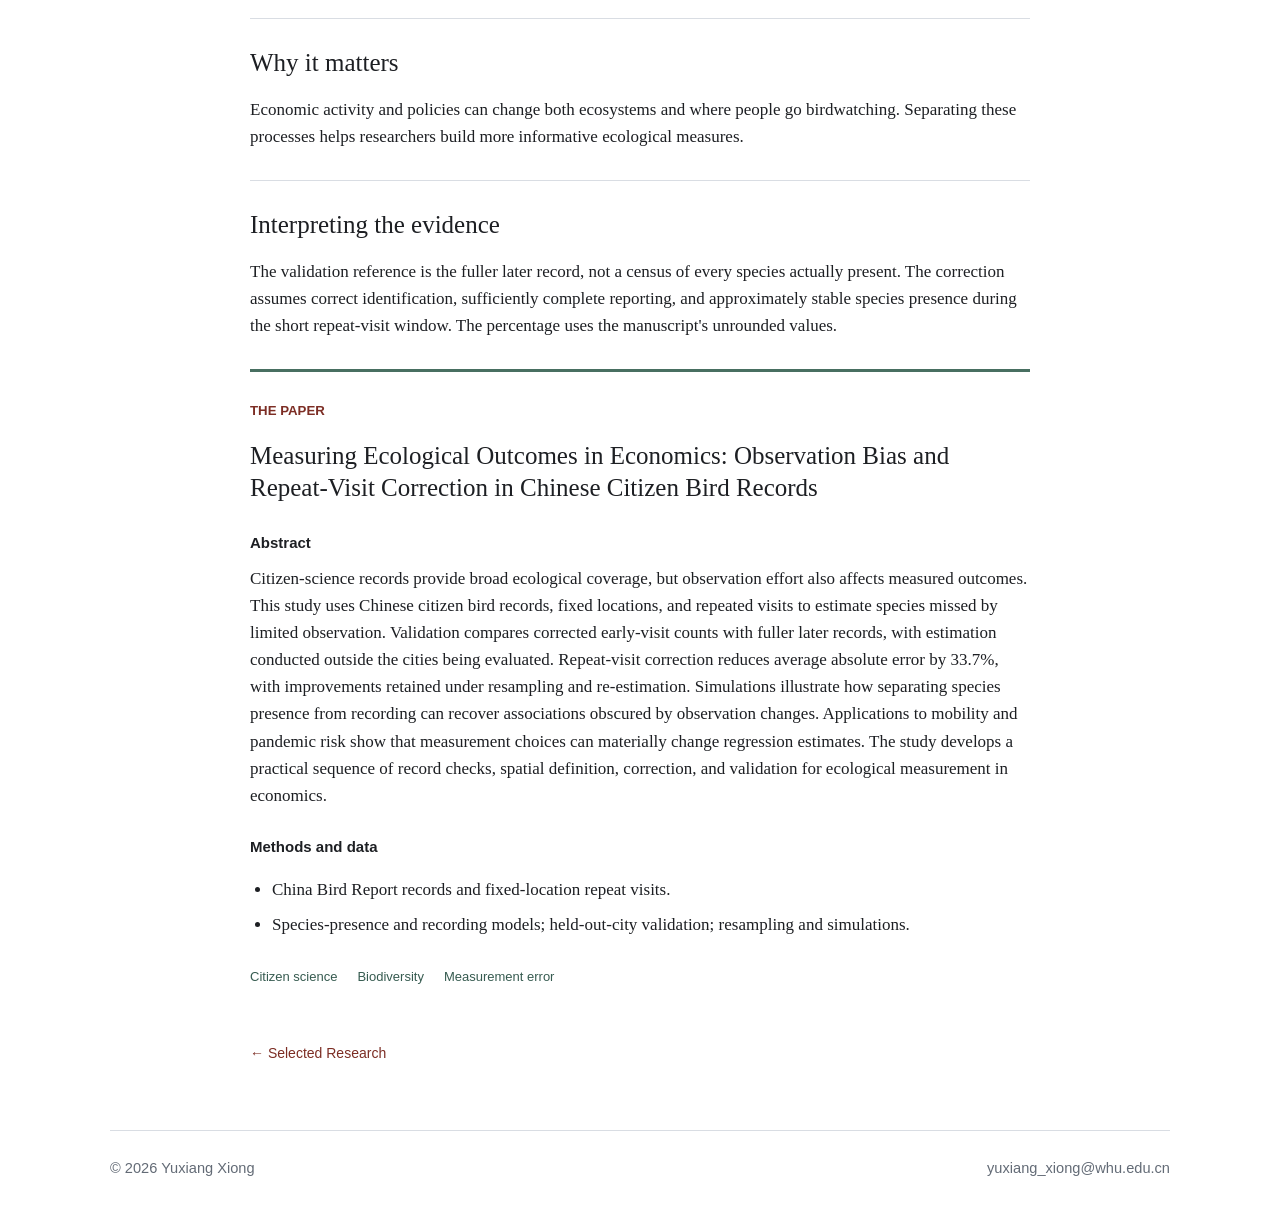
<file: research/bird-records.html>
<!doctype html>
<html lang="en">
<head>
  <meta charset="utf-8">
  <meta name="viewport" content="width=device-width, initial-scale=1">
  <title>More birds, or more birdwatchers? - Yuxiang Xiong</title>
  <meta name="description" content="A longer species list can reflect more watching. How can we recover what early visits missed?">
  <link rel="icon" href="../assets/favicon.svg" type="image/svg+xml">
  <link rel="stylesheet" href="../styles.css">
  <link rel="stylesheet" href="../research.css">
</head>
<body class="research-page">
  <a class="skip-link" href="#main-content">Skip to content</a>
  <header class="site-header">
    <a class="brand" href="../index.html">Yuxiang Xiong</a>
    <button class="menu-toggle" type="button" aria-expanded="false" aria-controls="site-nav">Menu</button>
    <nav id="site-nav" class="site-nav" aria-label="Primary navigation">
      <a href="../index.html" data-page="home">Home</a>
      <a href="../research.html" data-page="research" aria-current="page">Research</a>
      <a href="../teaching.html" data-page="teaching">Teaching</a>
      <a href="../cv.html" data-page="cv">CV</a>
    </nav>
  </header>

  <main id="main-content" class="study-main" tabindex="-1">
    <a class="study-back" href="../research.html#bird-records"><span aria-hidden="true">&#8592;</span> Selected Research</a>
    <header class="study-heading">
      <p class="eyebrow">Environmental measurement</p>
      <h1>More birds, or more birdwatchers?</h1>
      <p class="study-lead">A longer species list can reflect more watching. How can we recover what early visits missed?</p>
      <p class="study-meta">Working paper &middot; Research as of <time datetime="2026-10">October 2026</time></p>
    </header>
    <figure class="study-figure"><img src="../assets/research/bird-records.webp"
    srcset="../assets/research/bird-records-small.webp 640w, ../assets/research/bird-records.webp 1200w"
    sizes="(max-width: 820px) calc(100vw - 40px), 780px"
    width="1536" height="1024" alt="Birdwatchers recording wetland birds, some of which are partly hidden among reeds." decoding="async" fetchpriority="high"><figcaption>Conceptual illustration.</figcaption></figure>
    <section class="study-section"><h2>The question</h2><p>Two visits to the same wetland can produce different species lists. Some birds may have arrived, but others may simply have been missed on the first visit. The distinction matters when economists use bird records to measure environmental change.</p></section>
<section class="study-section"><h2>What this study does</h2><p>Using Chinese citizen bird records, the study keeps locations fixed and uses repeat sightings to model species presence separately from the chance of recording a species. It estimates the correction outside the cities used for validation.</p>
<p>In the validation exercise, the model sees only the earliest two visits. Corrected counts are compared with the fuller records accumulated through later visits.</p></section>
<section class="study-section"><h2>What it finds</h2><p>Average absolute error falls from 5.05 to 3.35 species, a reported reduction of 33.7%. The improvement remains under resampling and re-estimation. Simulations illustrate how accounting for the recording process can recover ecological associations obscured by observation changes.</p></section>
<section class="study-section"><h2>Why it matters</h2><p>Economic activity and policies can change both ecosystems and where people go birdwatching. Separating these processes helps researchers build more informative ecological measures.</p></section>
<section class="study-section"><h2>Interpreting the evidence</h2><p>The validation reference is the fuller later record, not a census of every species actually present. The correction assumes correct identification, sufficiently complete reporting, and approximately stable species presence during the short repeat-visit window. The percentage uses the manuscript&#39;s unrounded values.</p></section>
    <section class="study-section paper-summary">
      <p class="eyebrow">The paper</p>
      <h2>Measuring Ecological Outcomes in Economics: Observation Bias and Repeat-Visit Correction in Chinese Citizen Bird Records</h2>
      <h3>Abstract</h3>
      <p>Citizen-science records provide broad ecological coverage, but observation effort also affects measured outcomes. This study uses Chinese citizen bird records, fixed locations, and repeated visits to estimate species missed by limited observation. Validation compares corrected early-visit counts with fuller later records, with estimation conducted outside the cities being evaluated. Repeat-visit correction reduces average absolute error by 33.7%, with improvements retained under resampling and re-estimation. Simulations illustrate how separating species presence from recording can recover associations obscured by observation changes. Applications to mobility and pandemic risk show that measurement choices can materially change regression estimates. The study develops a practical sequence of record checks, spatial definition, correction, and validation for ecological measurement in economics.</p>
      <h3>Methods and data</h3>
      <ul class="methods-list"><li>China Bird Report records and fixed-location repeat visits.</li><li>Species-presence and recording models; held-out-city validation; resampling and simulations.</li></ul>
      
      
      <ul class="study-tags" aria-label="Research topics"><li>Citizen science</li><li>Biodiversity</li><li>Measurement error</li></ul>
    </section>
    <a class="study-back" href="../research.html#bird-records"><span aria-hidden="true">&#8592;</span> Selected Research</a>
  </main>
  <footer class="site-footer">
    <span>&copy; <span id="year"></span> Yuxiang Xiong</span>
    <a href="mailto:yuxiang_xiong@whu.edu.cn">yuxiang_xiong@whu.edu.cn</a>
  </footer>
  <script src="../script.js"></script>
</body>
</html>
</file>
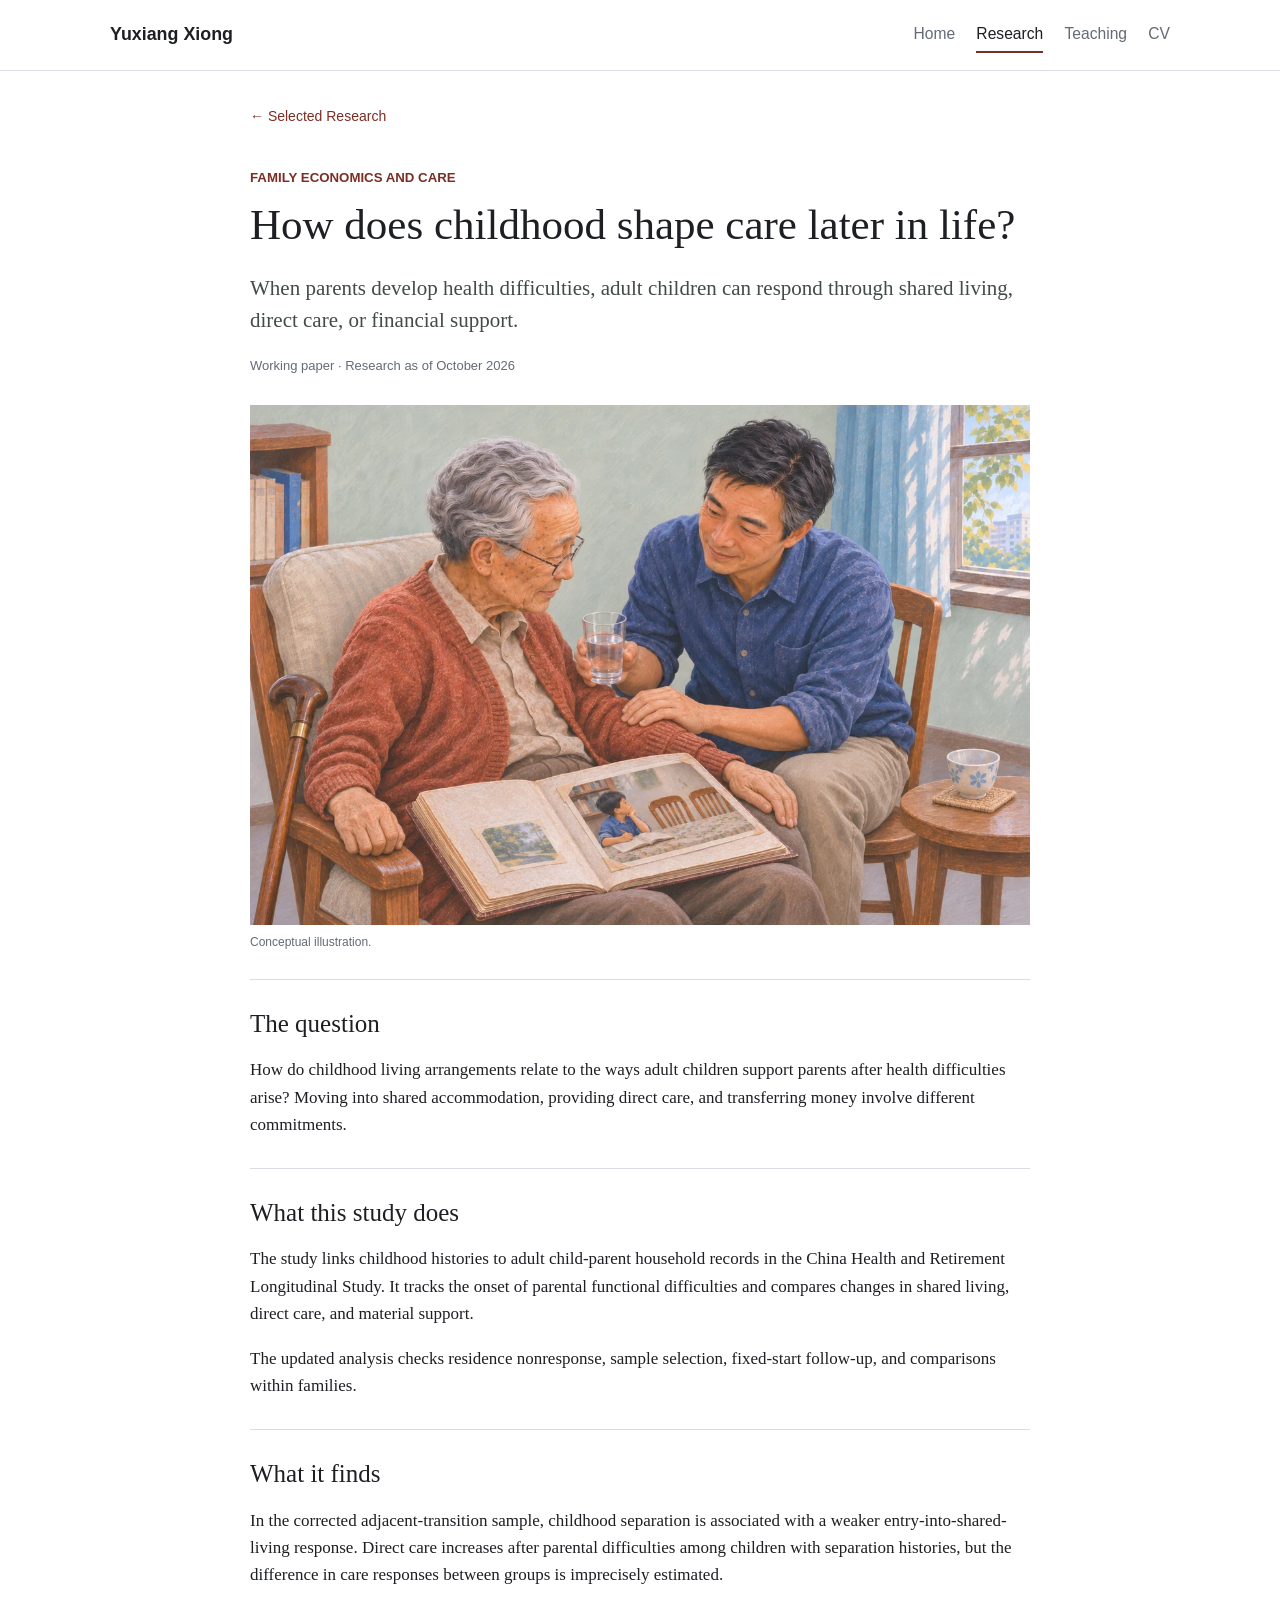
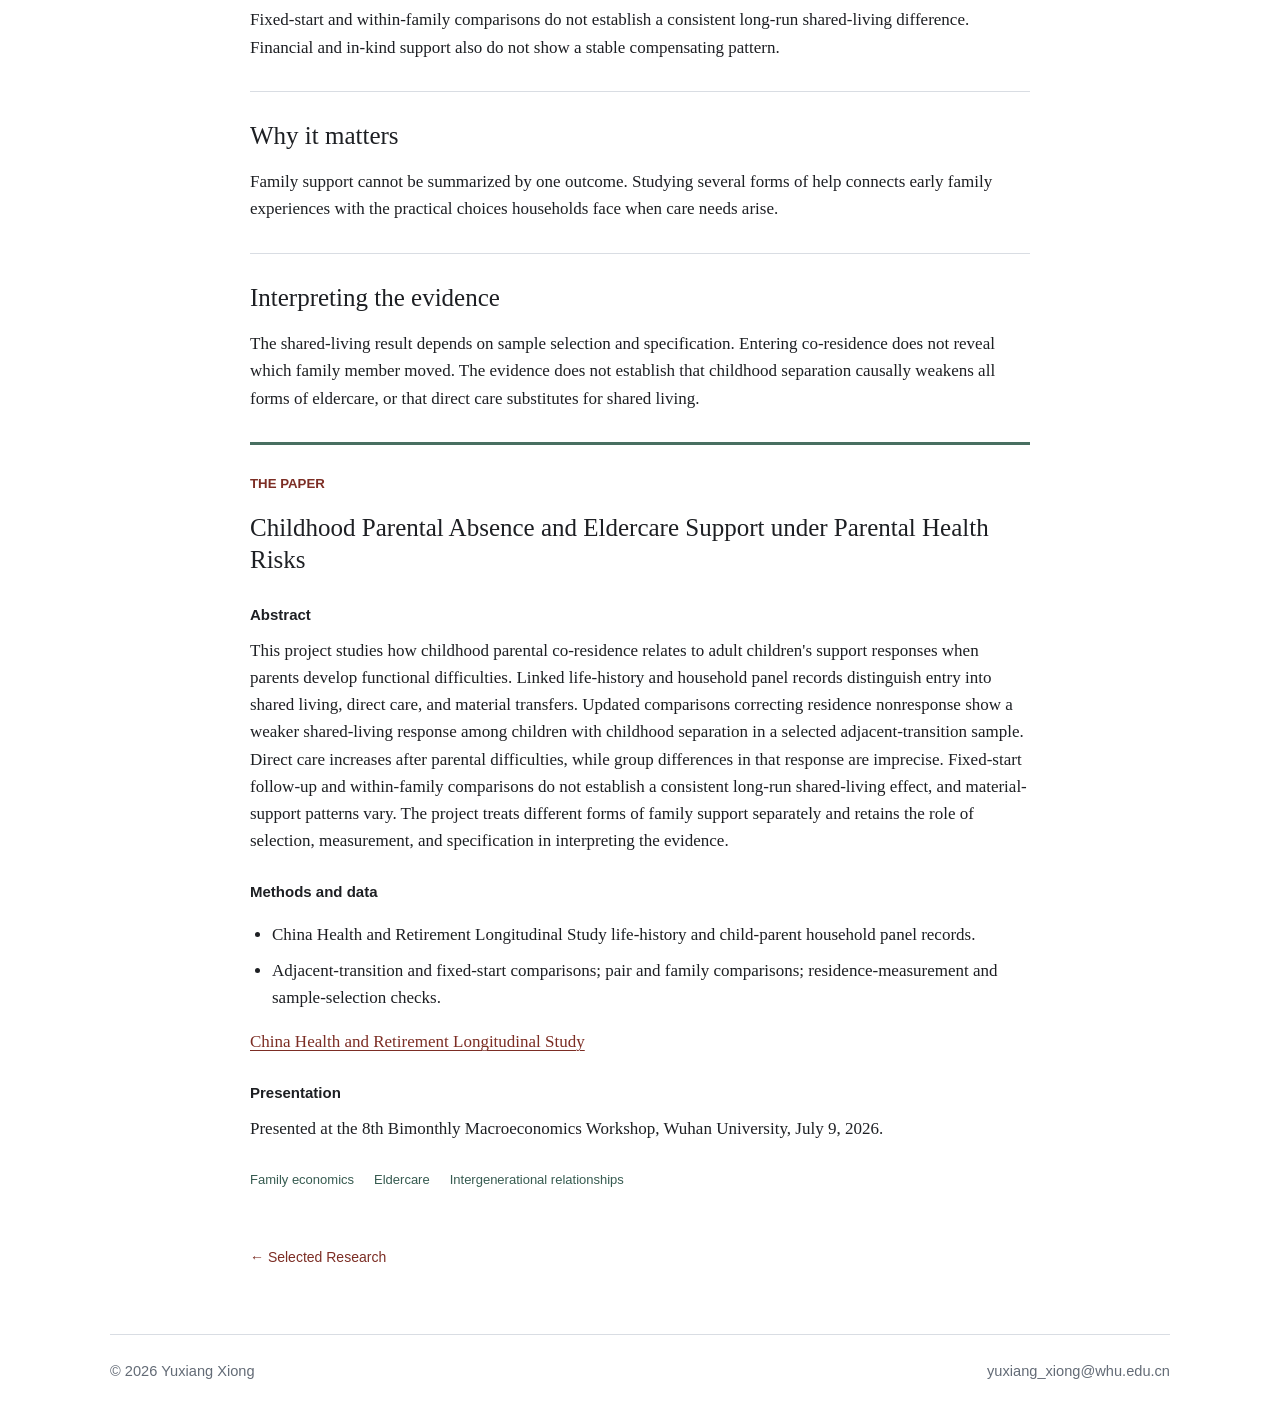
<file: research/family-care.html>
<!doctype html>
<html lang="en">
<head>
  <meta charset="utf-8">
  <meta name="viewport" content="width=device-width, initial-scale=1">
  <title>How does childhood shape care later in life? - Yuxiang Xiong</title>
  <meta name="description" content="When parents develop health difficulties, adult children can respond through shared living, direct care, or financial support.">
  <link rel="icon" href="../assets/favicon.svg" type="image/svg+xml">
  <link rel="stylesheet" href="../styles.css">
  <link rel="stylesheet" href="../research.css">
</head>
<body class="research-page">
  <a class="skip-link" href="#main-content">Skip to content</a>
  <header class="site-header">
    <a class="brand" href="../index.html">Yuxiang Xiong</a>
    <button class="menu-toggle" type="button" aria-expanded="false" aria-controls="site-nav">Menu</button>
    <nav id="site-nav" class="site-nav" aria-label="Primary navigation">
      <a href="../index.html" data-page="home">Home</a>
      <a href="../research.html" data-page="research" aria-current="page">Research</a>
      <a href="../teaching.html" data-page="teaching">Teaching</a>
      <a href="../cv.html" data-page="cv">CV</a>
    </nav>
  </header>

  <main id="main-content" class="study-main" tabindex="-1">
    <a class="study-back" href="../research.html#family-care"><span aria-hidden="true">&#8592;</span> Selected Research</a>
    <header class="study-heading">
      <p class="eyebrow">Family economics and care</p>
      <h1>How does childhood shape care later in life?</h1>
      <p class="study-lead">When parents develop health difficulties, adult children can respond through shared living, direct care, or financial support.</p>
      <p class="study-meta">Working paper &middot; Research as of <time datetime="2026-10">October 2026</time></p>
    </header>
    <figure class="study-figure"><img src="../assets/research/family-care.webp?v=3"
    srcset="../assets/research/family-care-small.webp?v=3 640w, ../assets/research/family-care.webp?v=3 1200w"
    sizes="(max-width: 820px) calc(100vw - 40px), 780px"
    width="1536" height="1024" alt="A middle-aged son offering water and supporting his elderly father&#39;s arm. An album on the father&#39;s lap shows an old photograph of a child beside two empty adult chairs." decoding="async" fetchpriority="high"><figcaption>Conceptual illustration.</figcaption></figure>
    <section class="study-section"><h2>The question</h2><p>How do childhood living arrangements relate to the ways adult children support parents after health difficulties arise? Moving into shared accommodation, providing direct care, and transferring money involve different commitments.</p></section>
<section class="study-section"><h2>What this study does</h2><p>The study links childhood histories to adult child-parent household records in the China Health and Retirement Longitudinal Study. It tracks the onset of parental functional difficulties and compares changes in shared living, direct care, and material support.</p>
<p>The updated analysis checks residence nonresponse, sample selection, fixed-start follow-up, and comparisons within families.</p></section>
<section class="study-section"><h2>What it finds</h2><p>In the corrected adjacent-transition sample, childhood separation is associated with a weaker entry-into-shared-living response. Direct care increases after parental difficulties among children with separation histories, but the difference in care responses between groups is imprecisely estimated.</p>
<p>Fixed-start and within-family comparisons do not establish a consistent long-run shared-living difference. Financial and in-kind support also do not show a stable compensating pattern.</p></section>
<section class="study-section"><h2>Why it matters</h2><p>Family support cannot be summarized by one outcome. Studying several forms of help connects early family experiences with the practical choices households face when care needs arise.</p></section>
<section class="study-section"><h2>Interpreting the evidence</h2><p>The shared-living result depends on sample selection and specification. Entering co-residence does not reveal which family member moved. The evidence does not establish that childhood separation causally weakens all forms of eldercare, or that direct care substitutes for shared living.</p></section>
    <section class="study-section paper-summary">
      <p class="eyebrow">The paper</p>
      <h2>Childhood Parental Absence and Eldercare Support under Parental Health Risks</h2>
      <h3>Abstract</h3>
      <p>This project studies how childhood parental co-residence relates to adult children&#39;s support responses when parents develop functional difficulties. Linked life-history and household panel records distinguish entry into shared living, direct care, and material transfers. Updated comparisons correcting residence nonresponse show a weaker shared-living response among children with childhood separation in a selected adjacent-transition sample. Direct care increases after parental difficulties, while group differences in that response are imprecise. Fixed-start follow-up and within-family comparisons do not establish a consistent long-run shared-living effect, and material-support patterns vary. The project treats different forms of family support separately and retains the role of selection, measurement, and specification in interpreting the evidence.</p>
      <h3>Methods and data</h3>
      <ul class="methods-list"><li>China Health and Retirement Longitudinal Study life-history and child-parent household panel records.</li><li>Adjacent-transition and fixed-start comparisons; pair and family comparisons; residence-measurement and sample-selection checks.</li></ul>
      <p><a class="text-link" href="https://charls.pku.edu.cn/">China Health and Retirement Longitudinal Study</a></p>
      <h3>Presentation</h3><p>Presented at the 8th Bimonthly Macroeconomics Workshop, Wuhan University, July 9, 2026.</p>
      <ul class="study-tags" aria-label="Research topics"><li>Family economics</li><li>Eldercare</li><li>Intergenerational relationships</li></ul>
    </section>
    <a class="study-back" href="../research.html#family-care"><span aria-hidden="true">&#8592;</span> Selected Research</a>
  </main>
  <footer class="site-footer">
    <span>&copy; <span id="year"></span> Yuxiang Xiong</span>
    <a href="mailto:yuxiang_xiong@whu.edu.cn">yuxiang_xiong@whu.edu.cn</a>
  </footer>
  <script src="../script.js"></script>
</body>
</html>
</file>
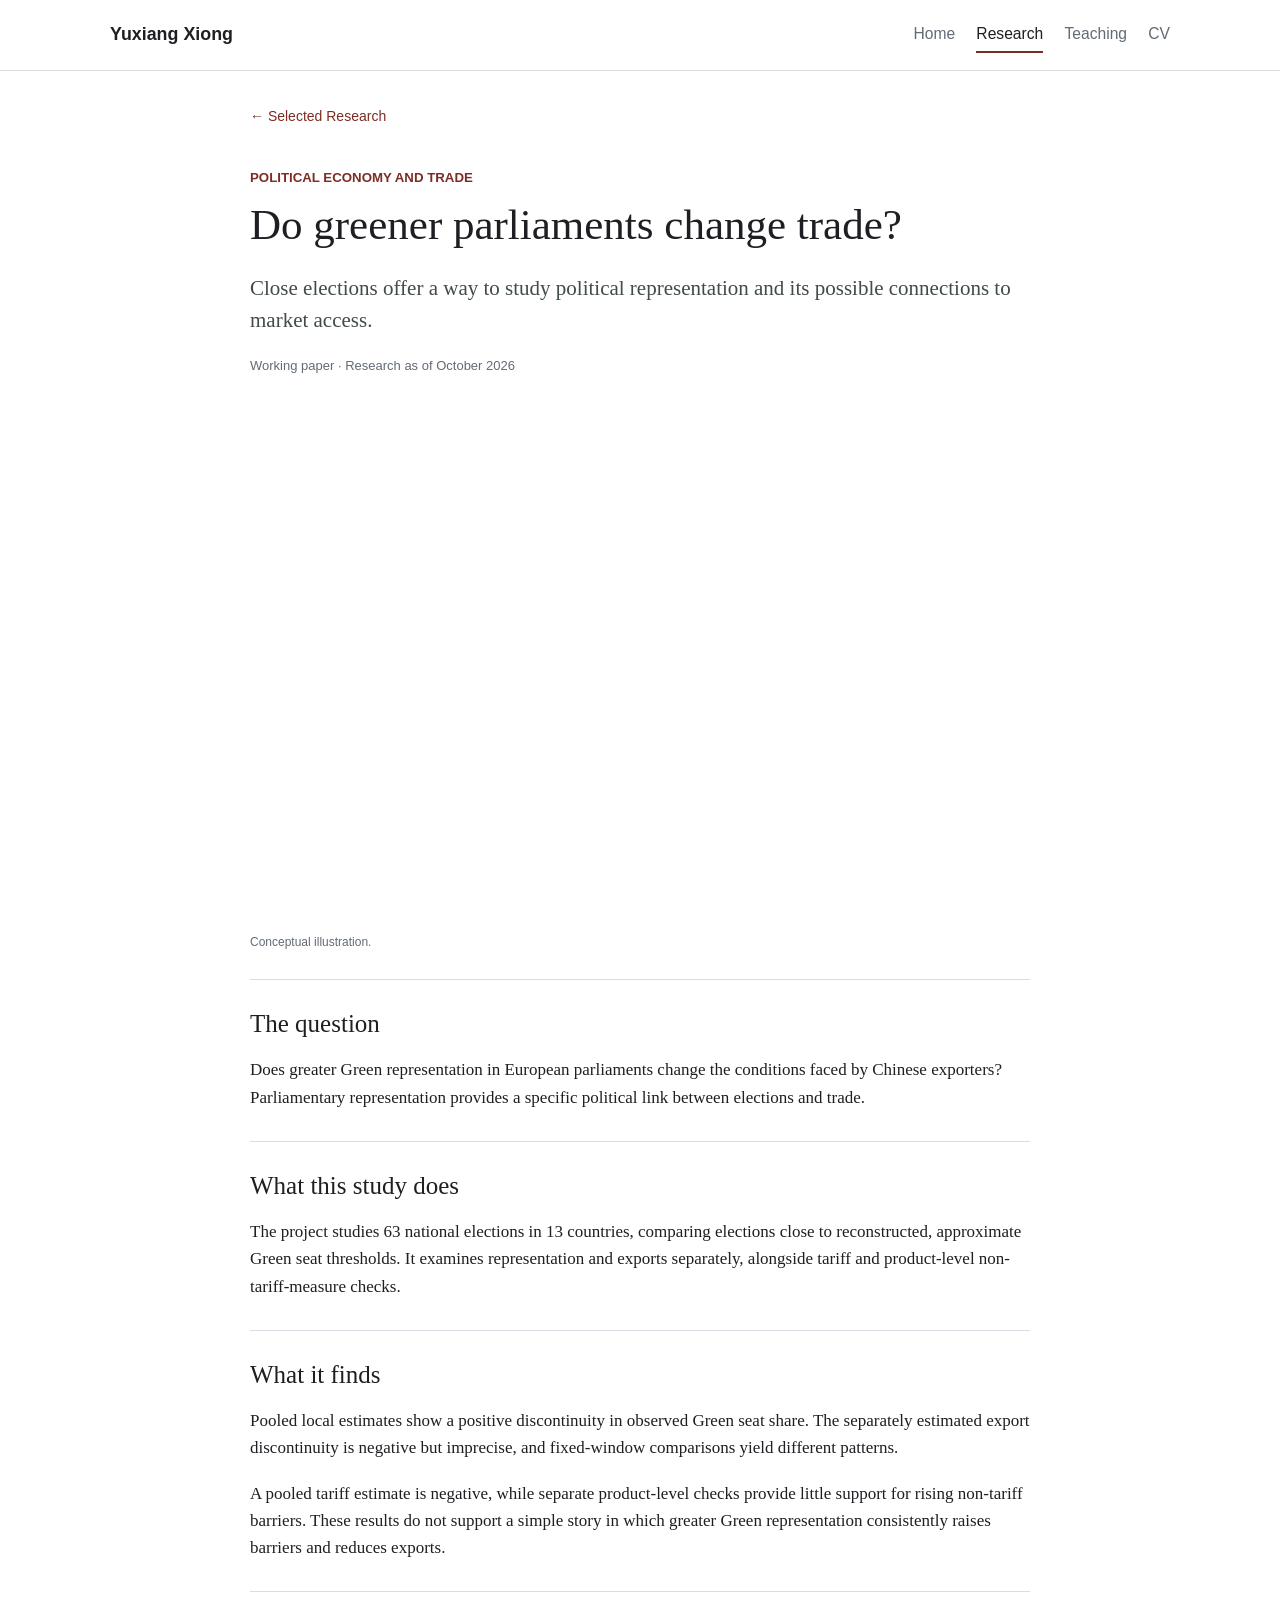
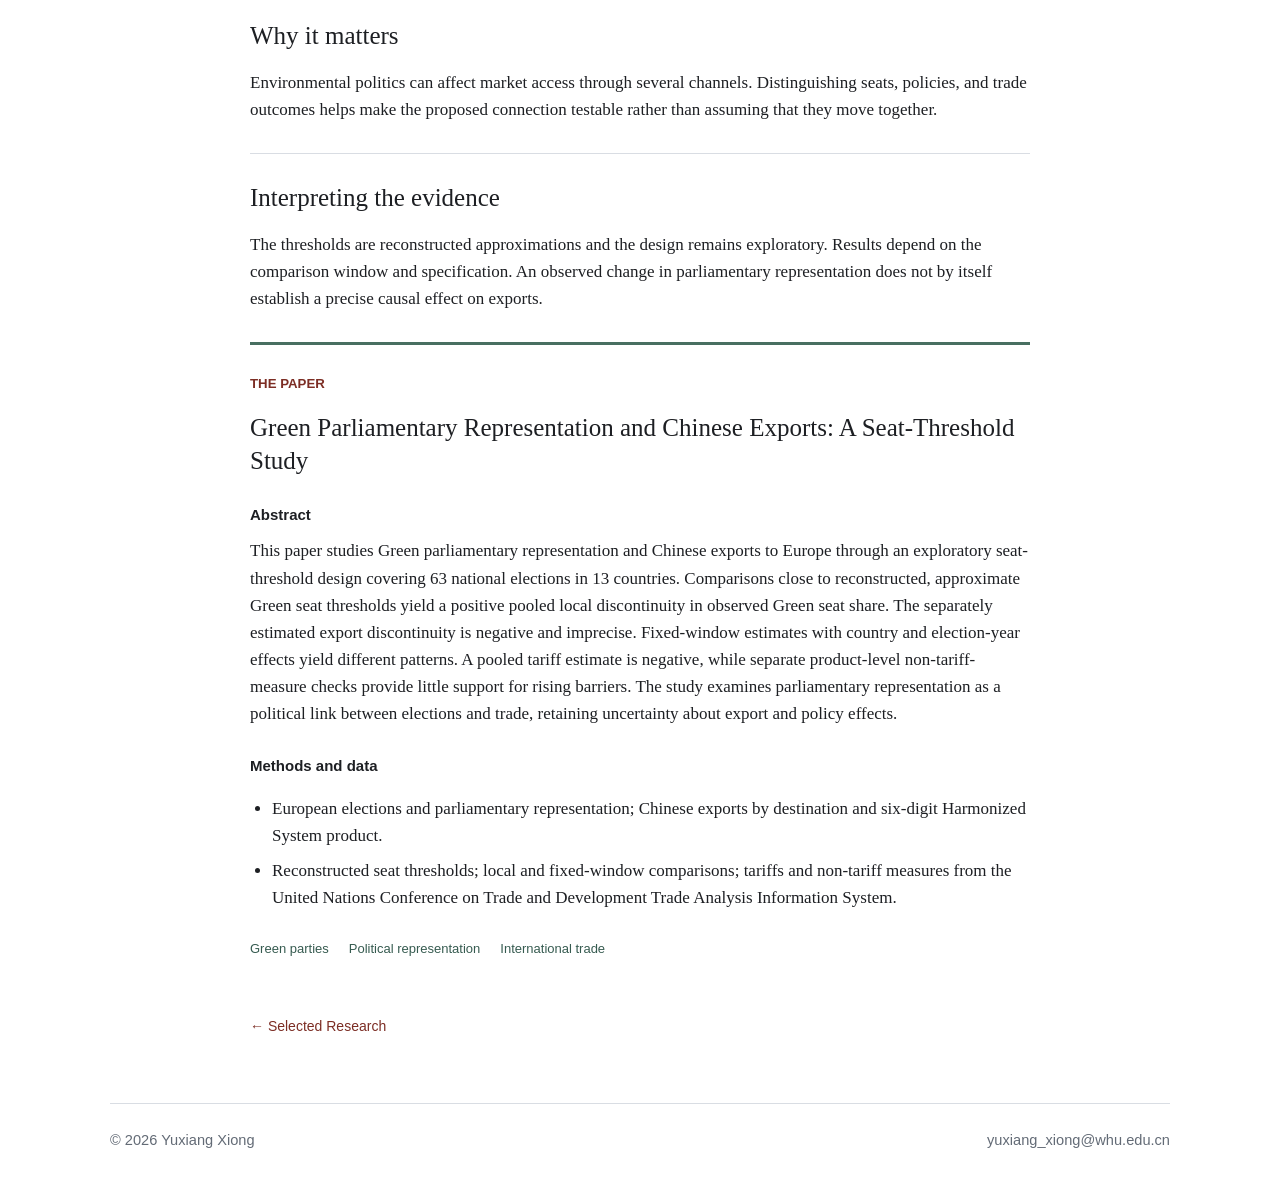
<file: research/green-trade.html>
<!doctype html>
<html lang="en">
<head>
  <meta charset="utf-8">
  <meta name="viewport" content="width=device-width, initial-scale=1">
  <title>Do greener parliaments change trade? - Yuxiang Xiong</title>
  <meta name="description" content="Close elections offer a way to study political representation and its possible connections to market access.">
  <link rel="icon" href="../assets/favicon.svg" type="image/svg+xml">
  <link rel="stylesheet" href="../styles.css">
  <link rel="stylesheet" href="../research.css">
</head>
<body class="research-page">
  <a class="skip-link" href="#main-content">Skip to content</a>
  <header class="site-header">
    <a class="brand" href="../index.html">Yuxiang Xiong</a>
    <button class="menu-toggle" type="button" aria-expanded="false" aria-controls="site-nav">Menu</button>
    <nav id="site-nav" class="site-nav" aria-label="Primary navigation">
      <a href="../index.html" data-page="home">Home</a>
      <a href="../research.html" data-page="research" aria-current="page">Research</a>
      <a href="../teaching.html" data-page="teaching">Teaching</a>
      <a href="../cv.html" data-page="cv">CV</a>
    </nav>
  </header>

  <main id="main-content" class="study-main" tabindex="-1">
    <a class="study-back" href="../research.html#green-trade"><span aria-hidden="true">&#8592;</span> Selected Research</a>
    <header class="study-heading">
      <p class="eyebrow">Political economy and trade</p>
      <h1>Do greener parliaments change trade?</h1>
      <p class="study-lead">Close elections offer a way to study political representation and its possible connections to market access.</p>
      <p class="study-meta">Working paper &middot; Research as of <time datetime="2026-10">October 2026</time></p>
    </header>
    <figure class="study-figure"><img src="../assets/research/green-trade.webp?v=3"
    srcset="../assets/research/green-trade-small.webp?v=3 640w, ../assets/research/green-trade.webp?v=3 1200w"
    sizes="(max-width: 820px) calc(100vw - 40px), 780px"
    width="1536" height="1024" alt="Green-party representatives discussing trade in a parliamentary committee room overlooking a harbor with a container ship carrying Chinese exports." decoding="async" fetchpriority="high"><figcaption>Conceptual illustration.</figcaption></figure>
    <section class="study-section"><h2>The question</h2><p>Does greater Green representation in European parliaments change the conditions faced by Chinese exporters? Parliamentary representation provides a specific political link between elections and trade.</p></section>
<section class="study-section"><h2>What this study does</h2><p>The project studies 63 national elections in 13 countries, comparing elections close to reconstructed, approximate Green seat thresholds. It examines representation and exports separately, alongside tariff and product-level non-tariff-measure checks.</p></section>
<section class="study-section"><h2>What it finds</h2><p>Pooled local estimates show a positive discontinuity in observed Green seat share. The separately estimated export discontinuity is negative but imprecise, and fixed-window comparisons yield different patterns.</p>
<p>A pooled tariff estimate is negative, while separate product-level checks provide little support for rising non-tariff barriers. These results do not support a simple story in which greater Green representation consistently raises barriers and reduces exports.</p></section>
<section class="study-section"><h2>Why it matters</h2><p>Environmental politics can affect market access through several channels. Distinguishing seats, policies, and trade outcomes helps make the proposed connection testable rather than assuming that they move together.</p></section>
<section class="study-section"><h2>Interpreting the evidence</h2><p>The thresholds are reconstructed approximations and the design remains exploratory. Results depend on the comparison window and specification. An observed change in parliamentary representation does not by itself establish a precise causal effect on exports.</p></section>
    <section class="study-section paper-summary">
      <p class="eyebrow">The paper</p>
      <h2>Green Parliamentary Representation and Chinese Exports: A Seat-Threshold Study</h2>
      <h3>Abstract</h3>
      <p>This paper studies Green parliamentary representation and Chinese exports to Europe through an exploratory seat-threshold design covering 63 national elections in 13 countries. Comparisons close to reconstructed, approximate Green seat thresholds yield a positive pooled local discontinuity in observed Green seat share. The separately estimated export discontinuity is negative and imprecise. Fixed-window estimates with country and election-year effects yield different patterns. A pooled tariff estimate is negative, while separate product-level non-tariff-measure checks provide little support for rising barriers. The study examines parliamentary representation as a political link between elections and trade, retaining uncertainty about export and policy effects.</p>
      <h3>Methods and data</h3>
      <ul class="methods-list"><li>European elections and parliamentary representation; Chinese exports by destination and six-digit Harmonized System product.</li><li>Reconstructed seat thresholds; local and fixed-window comparisons; tariffs and non-tariff measures from the United Nations Conference on Trade and Development Trade Analysis Information System.</li></ul>
      
      
      <ul class="study-tags" aria-label="Research topics"><li>Green parties</li><li>Political representation</li><li>International trade</li></ul>
    </section>
    <a class="study-back" href="../research.html#green-trade"><span aria-hidden="true">&#8592;</span> Selected Research</a>
  </main>
  <footer class="site-footer">
    <span>&copy; <span id="year"></span> Yuxiang Xiong</span>
    <a href="mailto:yuxiang_xiong@whu.edu.cn">yuxiang_xiong@whu.edu.cn</a>
  </footer>
  <script src="../script.js"></script>
</body>
</html>
</file>
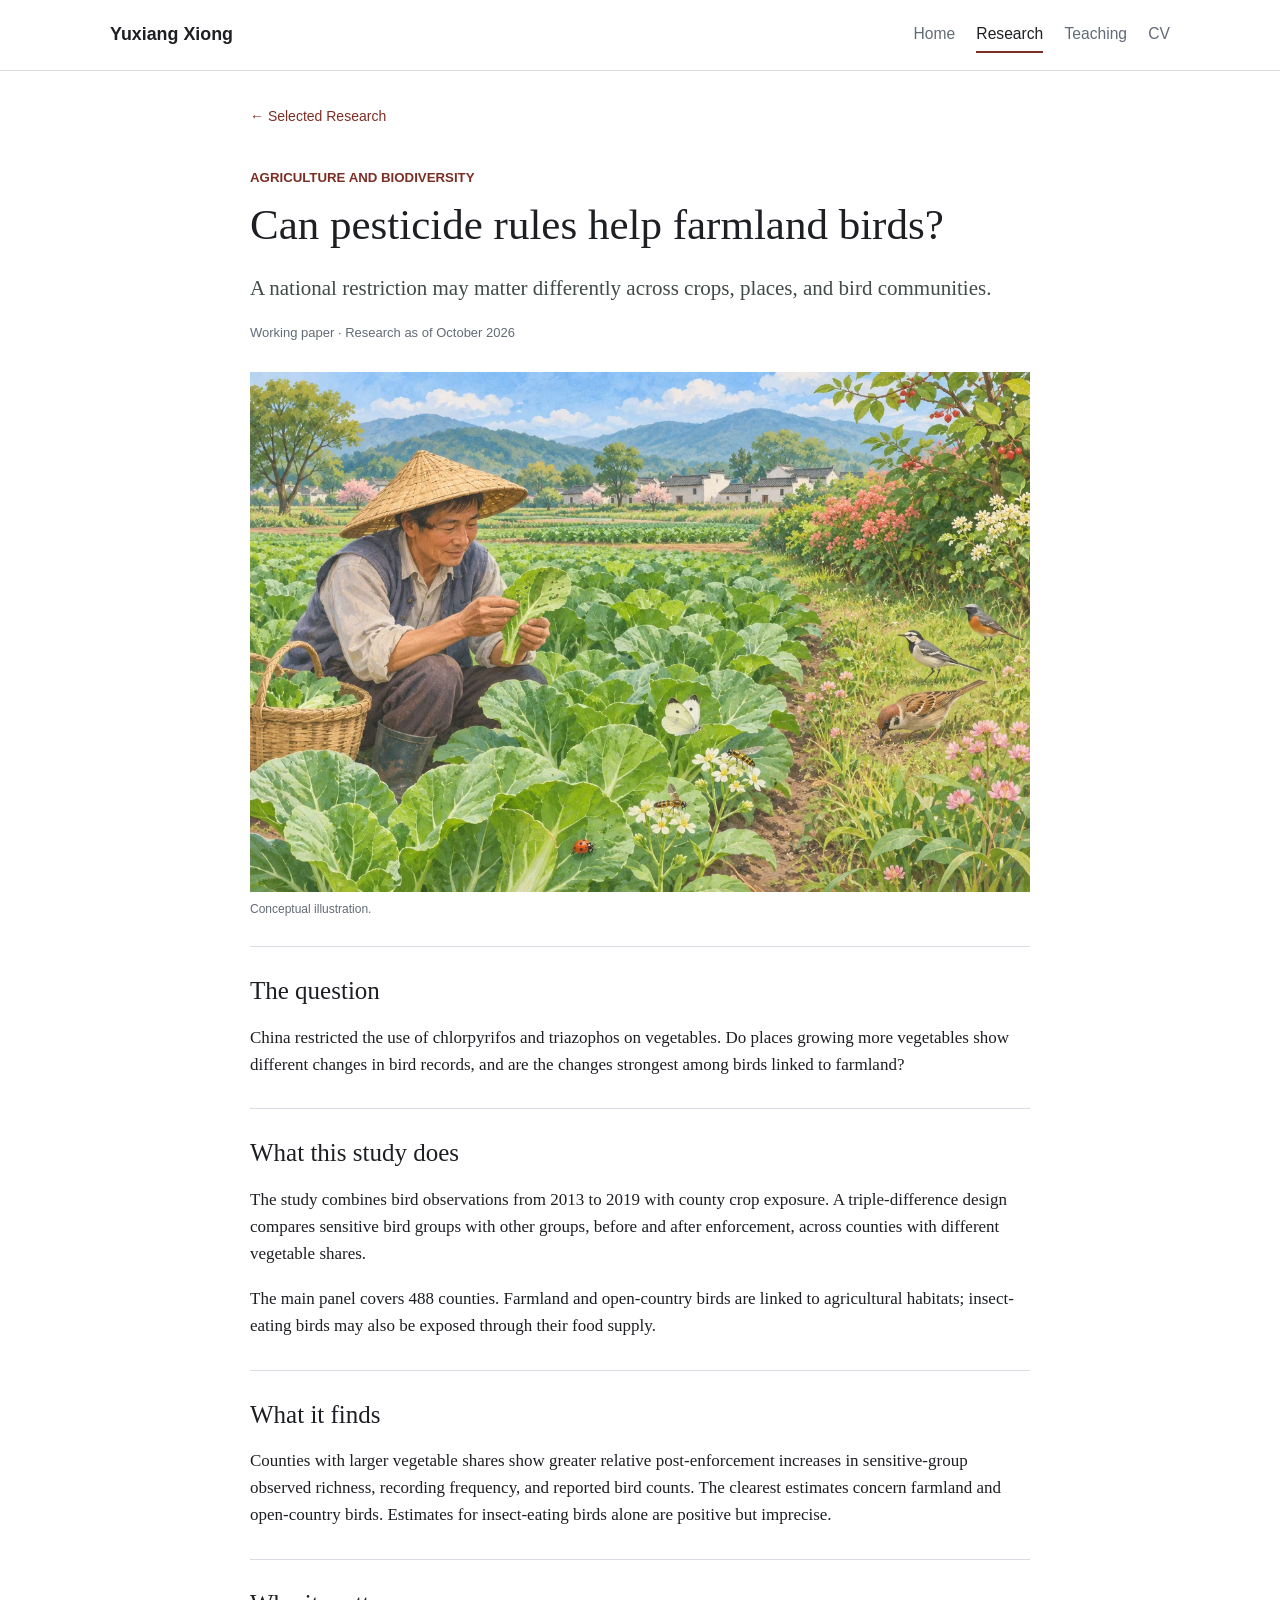
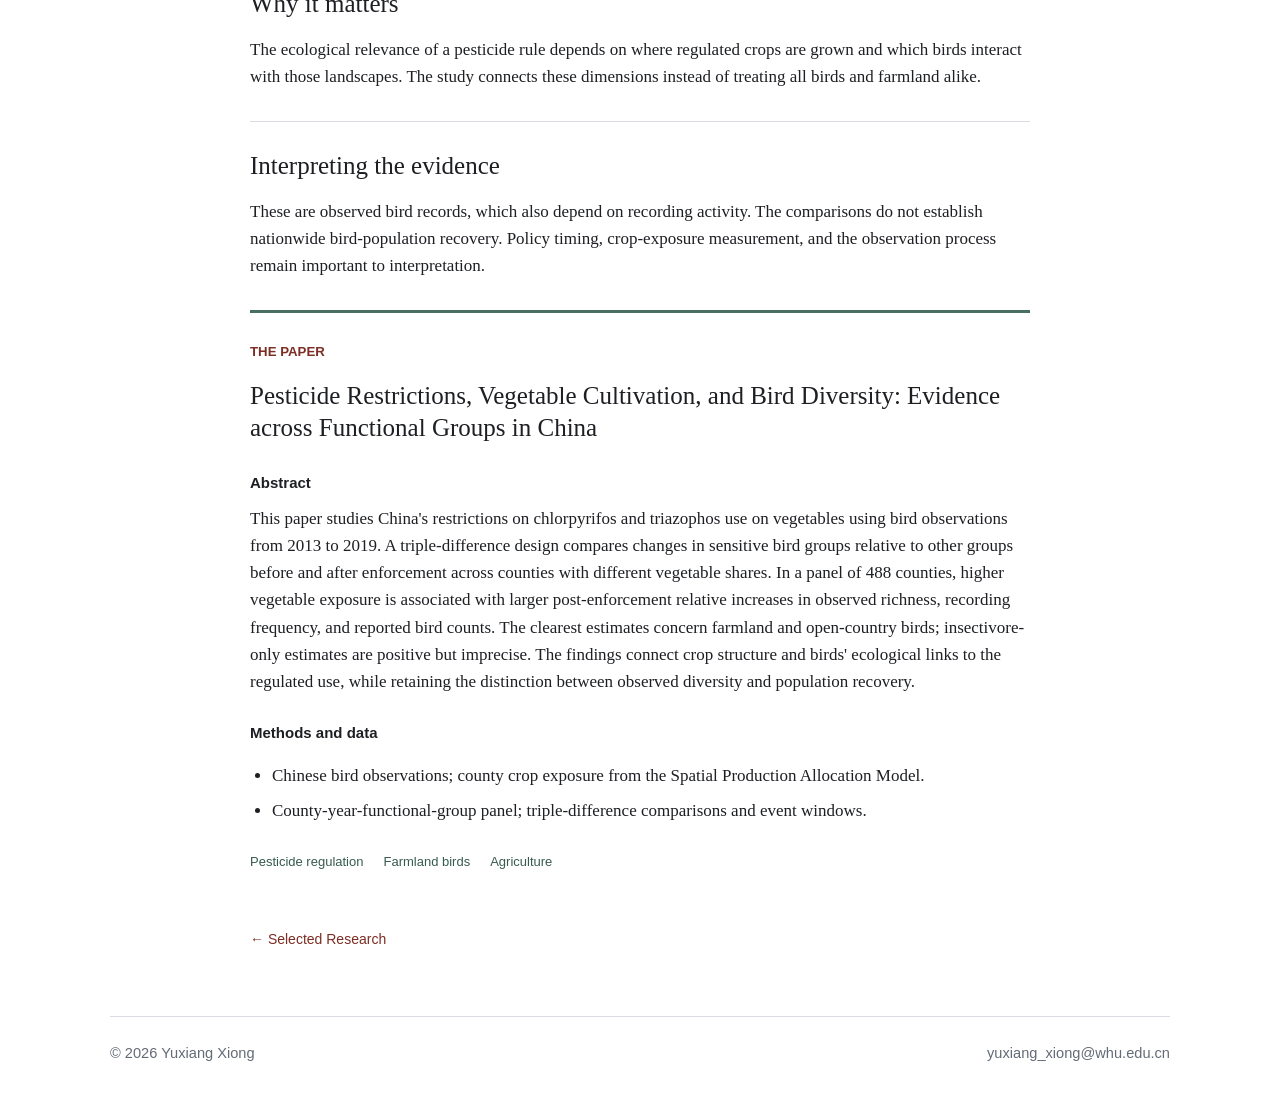
<file: research/pesticides.html>
<!doctype html>
<html lang="en">
<head>
  <meta charset="utf-8">
  <meta name="viewport" content="width=device-width, initial-scale=1">
  <title>Can pesticide rules help farmland birds? - Yuxiang Xiong</title>
  <meta name="description" content="A national restriction may matter differently across crops, places, and bird communities.">
  <link rel="icon" href="../assets/favicon.svg" type="image/svg+xml">
  <link rel="stylesheet" href="../styles.css">
  <link rel="stylesheet" href="../research.css">
</head>
<body class="research-page">
  <a class="skip-link" href="#main-content">Skip to content</a>
  <header class="site-header">
    <a class="brand" href="../index.html">Yuxiang Xiong</a>
    <button class="menu-toggle" type="button" aria-expanded="false" aria-controls="site-nav">Menu</button>
    <nav id="site-nav" class="site-nav" aria-label="Primary navigation">
      <a href="../index.html" data-page="home">Home</a>
      <a href="../research.html" data-page="research" aria-current="page">Research</a>
      <a href="../teaching.html" data-page="teaching">Teaching</a>
      <a href="../cv.html" data-page="cv">CV</a>
    </nav>
  </header>

  <main id="main-content" class="study-main" tabindex="-1">
    <a class="study-back" href="../research.html#pesticides"><span aria-hidden="true">&#8592;</span> Selected Research</a>
    <header class="study-heading">
      <p class="eyebrow">Agriculture and biodiversity</p>
      <h1>Can pesticide rules help farmland birds?</h1>
      <p class="study-lead">A national restriction may matter differently across crops, places, and bird communities.</p>
      <p class="study-meta">Working paper &middot; Research as of <time datetime="2026-10">October 2026</time></p>
    </header>
    <figure class="study-figure"><img src="../assets/research/pesticides.webp"
    srcset="../assets/research/pesticides-small.webp 640w, ../assets/research/pesticides.webp 1200w"
    sizes="(max-width: 820px) calc(100vw - 40px), 780px"
    width="1536" height="1024" alt="A farmer inspecting vegetables beside insects, field-margin vegetation and farmland birds." decoding="async" fetchpriority="high"><figcaption>Conceptual illustration.</figcaption></figure>
    <section class="study-section"><h2>The question</h2><p>China restricted the use of chlorpyrifos and triazophos on vegetables. Do places growing more vegetables show different changes in bird records, and are the changes strongest among birds linked to farmland?</p></section>
<section class="study-section"><h2>What this study does</h2><p>The study combines bird observations from 2013 to 2019 with county crop exposure. A triple-difference design compares sensitive bird groups with other groups, before and after enforcement, across counties with different vegetable shares.</p>
<p>The main panel covers 488 counties. Farmland and open-country birds are linked to agricultural habitats; insect-eating birds may also be exposed through their food supply.</p></section>
<section class="study-section"><h2>What it finds</h2><p>Counties with larger vegetable shares show greater relative post-enforcement increases in sensitive-group observed richness, recording frequency, and reported bird counts. The clearest estimates concern farmland and open-country birds. Estimates for insect-eating birds alone are positive but imprecise.</p></section>
<section class="study-section"><h2>Why it matters</h2><p>The ecological relevance of a pesticide rule depends on where regulated crops are grown and which birds interact with those landscapes. The study connects these dimensions instead of treating all birds and farmland alike.</p></section>
<section class="study-section"><h2>Interpreting the evidence</h2><p>These are observed bird records, which also depend on recording activity. The comparisons do not establish nationwide bird-population recovery. Policy timing, crop-exposure measurement, and the observation process remain important to interpretation.</p></section>
    <section class="study-section paper-summary">
      <p class="eyebrow">The paper</p>
      <h2>Pesticide Restrictions, Vegetable Cultivation, and Bird Diversity: Evidence across Functional Groups in China</h2>
      <h3>Abstract</h3>
      <p>This paper studies China&#39;s restrictions on chlorpyrifos and triazophos use on vegetables using bird observations from 2013 to 2019. A triple-difference design compares changes in sensitive bird groups relative to other groups before and after enforcement across counties with different vegetable shares. In a panel of 488 counties, higher vegetable exposure is associated with larger post-enforcement relative increases in observed richness, recording frequency, and reported bird counts. The clearest estimates concern farmland and open-country birds; insectivore-only estimates are positive but imprecise. The findings connect crop structure and birds&#39; ecological links to the regulated use, while retaining the distinction between observed diversity and population recovery.</p>
      <h3>Methods and data</h3>
      <ul class="methods-list"><li>Chinese bird observations; county crop exposure from the Spatial Production Allocation Model.</li><li>County-year-functional-group panel; triple-difference comparisons and event windows.</li></ul>
      
      
      <ul class="study-tags" aria-label="Research topics"><li>Pesticide regulation</li><li>Farmland birds</li><li>Agriculture</li></ul>
    </section>
    <a class="study-back" href="../research.html#pesticides"><span aria-hidden="true">&#8592;</span> Selected Research</a>
  </main>
  <footer class="site-footer">
    <span>&copy; <span id="year"></span> Yuxiang Xiong</span>
    <a href="mailto:yuxiang_xiong@whu.edu.cn">yuxiang_xiong@whu.edu.cn</a>
  </footer>
  <script src="../script.js"></script>
</body>
</html>
</file>
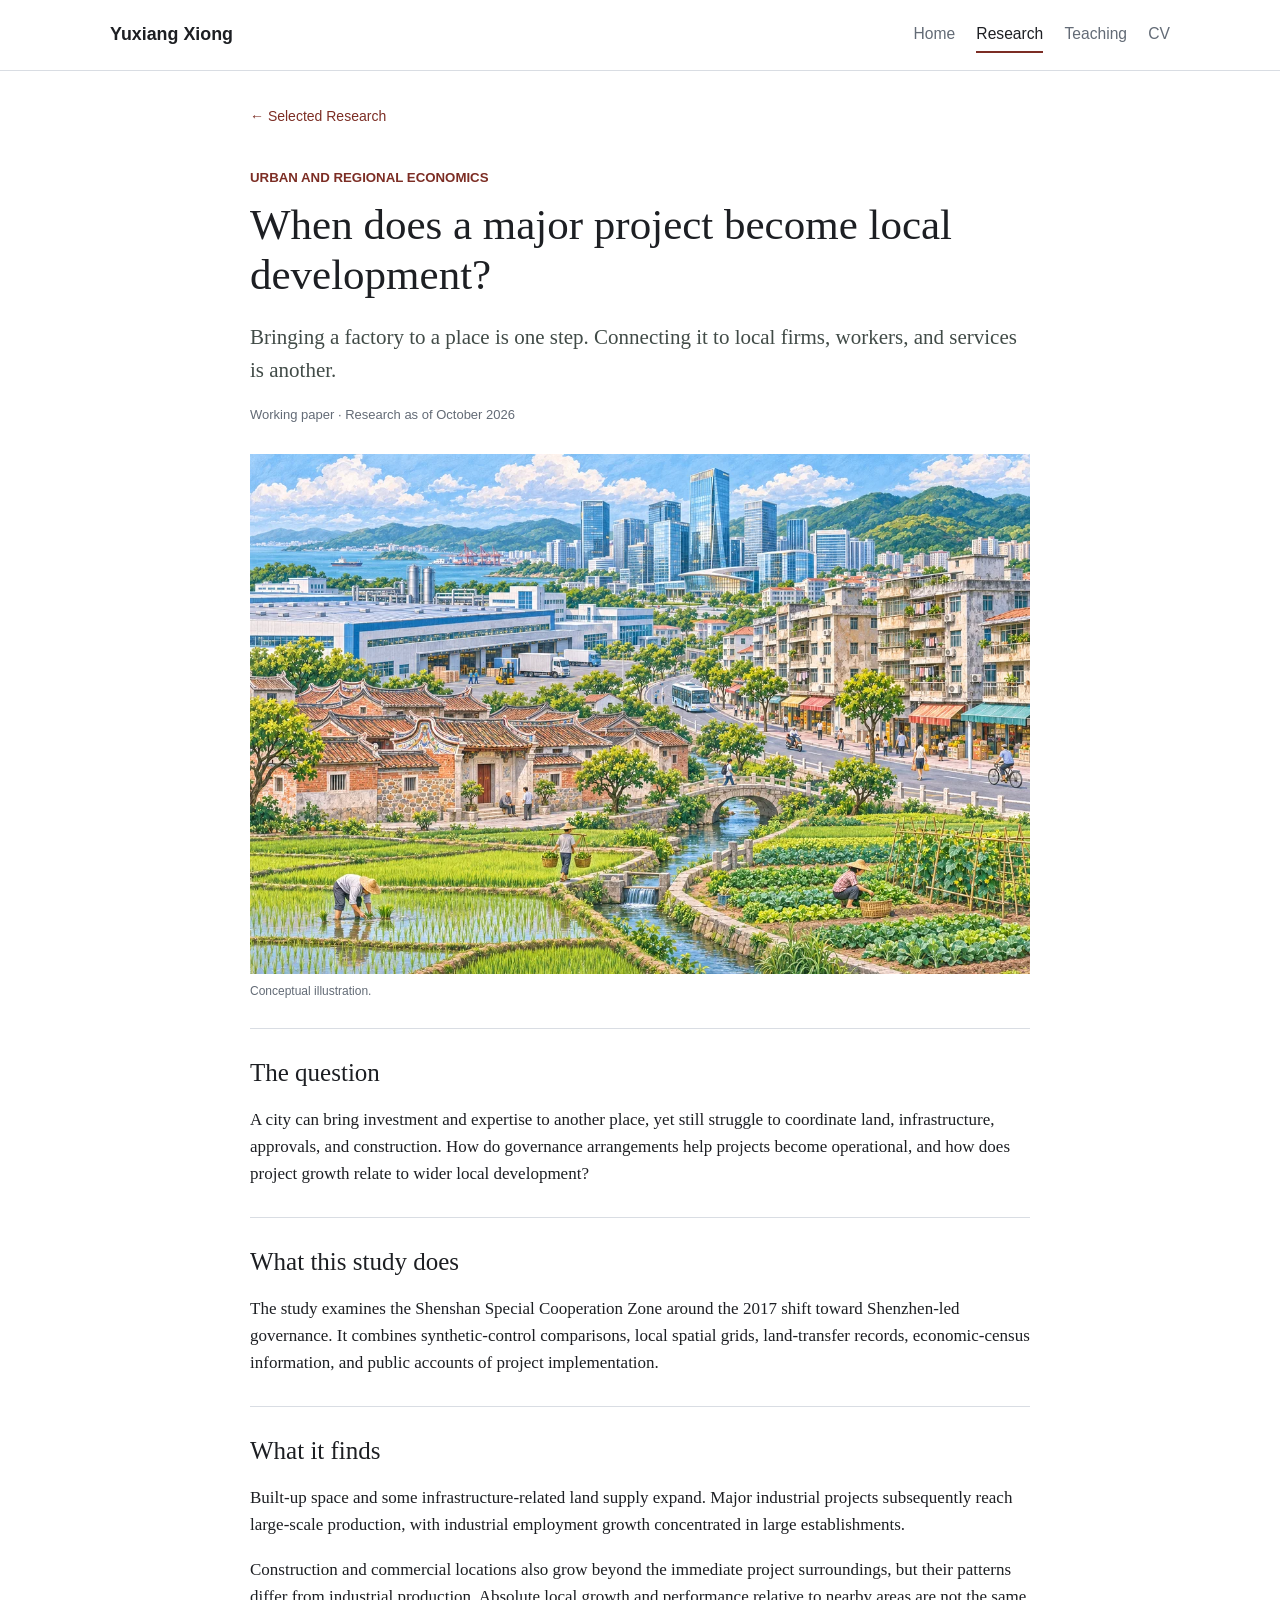
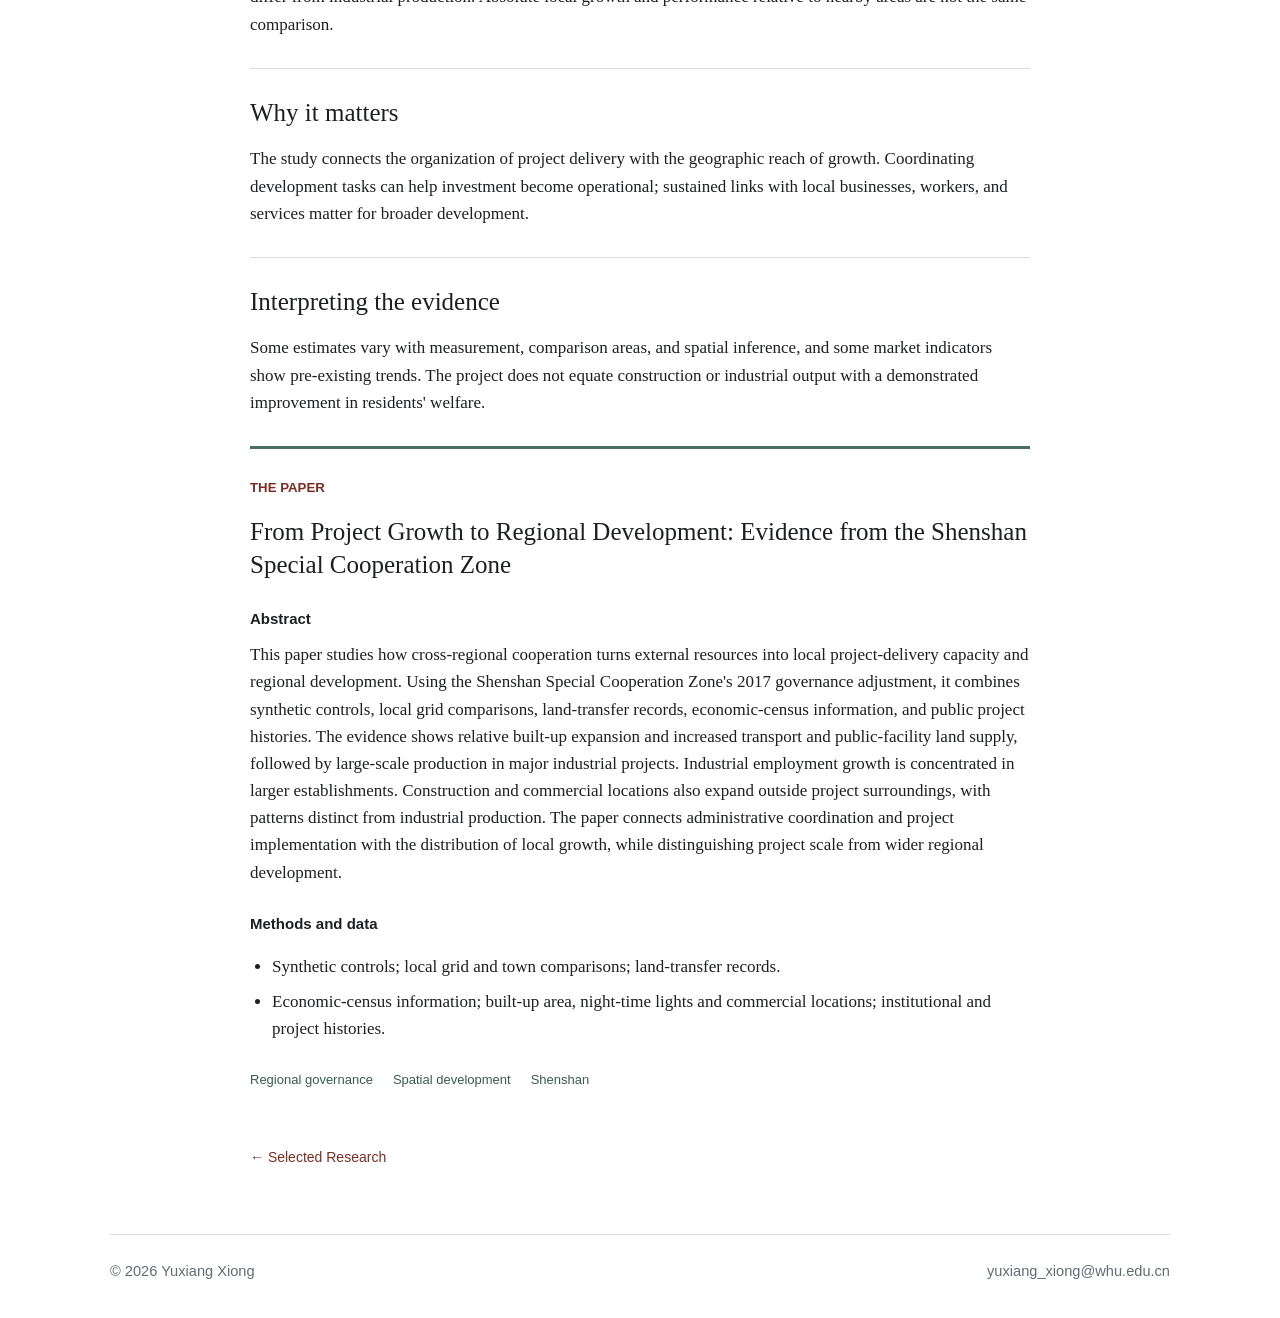
<file: research/shenshan.html>
<!doctype html>
<html lang="en">
<head>
  <meta charset="utf-8">
  <meta name="viewport" content="width=device-width, initial-scale=1">
  <title>When does a major project become local development? - Yuxiang Xiong</title>
  <meta name="description" content="Bringing a factory to a place is one step. Connecting it to local firms, workers, and services is another.">
  <link rel="icon" href="../assets/favicon.svg" type="image/svg+xml">
  <link rel="stylesheet" href="../styles.css">
  <link rel="stylesheet" href="../research.css">
</head>
<body class="research-page">
  <a class="skip-link" href="#main-content">Skip to content</a>
  <header class="site-header">
    <a class="brand" href="../index.html">Yuxiang Xiong</a>
    <button class="menu-toggle" type="button" aria-expanded="false" aria-controls="site-nav">Menu</button>
    <nav id="site-nav" class="site-nav" aria-label="Primary navigation">
      <a href="../index.html" data-page="home">Home</a>
      <a href="../research.html" data-page="research" aria-current="page">Research</a>
      <a href="../teaching.html" data-page="teaching">Teaching</a>
      <a href="../cv.html" data-page="cv">CV</a>
    </nav>
  </header>

  <main id="main-content" class="study-main" tabindex="-1">
    <a class="study-back" href="../research.html#shenshan"><span aria-hidden="true">&#8592;</span> Selected Research</a>
    <header class="study-heading">
      <p class="eyebrow">Urban and regional economics</p>
      <h1>When does a major project become local development?</h1>
      <p class="study-lead">Bringing a factory to a place is one step. Connecting it to local firms, workers, and services is another.</p>
      <p class="study-meta">Working paper &middot; Research as of <time datetime="2026-10">October 2026</time></p>
    </header>
    <figure class="study-figure"><img src="../assets/research/shenshan.webp?v=2"
    srcset="../assets/research/shenshan-small.webp?v=2 640w, ../assets/research/shenshan.webp?v=2 1200w"
    sizes="(max-width: 820px) calc(100vw - 40px), 780px"
    width="1536" height="1024" alt="Conceptual Shenshan landscape bringing together farmland, traditional Chaoshan courtyard houses, old Guangdong residential blocks, factories and a modern business-district skyline." decoding="async" fetchpriority="high"><figcaption>Conceptual illustration.</figcaption></figure>
    <section class="study-section"><h2>The question</h2><p>A city can bring investment and expertise to another place, yet still struggle to coordinate land, infrastructure, approvals, and construction. How do governance arrangements help projects become operational, and how does project growth relate to wider local development?</p></section>
<section class="study-section"><h2>What this study does</h2><p>The study examines the Shenshan Special Cooperation Zone around the 2017 shift toward Shenzhen-led governance. It combines synthetic-control comparisons, local spatial grids, land-transfer records, economic-census information, and public accounts of project implementation.</p></section>
<section class="study-section"><h2>What it finds</h2><p>Built-up space and some infrastructure-related land supply expand. Major industrial projects subsequently reach large-scale production, with industrial employment growth concentrated in large establishments.</p>
<p>Construction and commercial locations also grow beyond the immediate project surroundings, but their patterns differ from industrial production. Absolute local growth and performance relative to nearby areas are not the same comparison.</p></section>
<section class="study-section"><h2>Why it matters</h2><p>The study connects the organization of project delivery with the geographic reach of growth. Coordinating development tasks can help investment become operational; sustained links with local businesses, workers, and services matter for broader development.</p></section>
<section class="study-section"><h2>Interpreting the evidence</h2><p>Some estimates vary with measurement, comparison areas, and spatial inference, and some market indicators show pre-existing trends. The project does not equate construction or industrial output with a demonstrated improvement in residents&#39; welfare.</p></section>
    <section class="study-section paper-summary">
      <p class="eyebrow">The paper</p>
      <h2>From Project Growth to Regional Development: Evidence from the Shenshan Special Cooperation Zone</h2>
      <h3>Abstract</h3>
      <p>This paper studies how cross-regional cooperation turns external resources into local project-delivery capacity and regional development. Using the Shenshan Special Cooperation Zone&#39;s 2017 governance adjustment, it combines synthetic controls, local grid comparisons, land-transfer records, economic-census information, and public project histories. The evidence shows relative built-up expansion and increased transport and public-facility land supply, followed by large-scale production in major industrial projects. Industrial employment growth is concentrated in larger establishments. Construction and commercial locations also expand outside project surroundings, with patterns distinct from industrial production. The paper connects administrative coordination and project implementation with the distribution of local growth, while distinguishing project scale from wider regional development.</p>
      <h3>Methods and data</h3>
      <ul class="methods-list"><li>Synthetic controls; local grid and town comparisons; land-transfer records.</li><li>Economic-census information; built-up area, night-time lights and commercial locations; institutional and project histories.</li></ul>
      
      
      <ul class="study-tags" aria-label="Research topics"><li>Regional governance</li><li>Spatial development</li><li>Shenshan</li></ul>
    </section>
    <a class="study-back" href="../research.html#shenshan"><span aria-hidden="true">&#8592;</span> Selected Research</a>
  </main>
  <footer class="site-footer">
    <span>&copy; <span id="year"></span> Yuxiang Xiong</span>
    <a href="mailto:yuxiang_xiong@whu.edu.cn">yuxiang_xiong@whu.edu.cn</a>
  </footer>
  <script src="../script.js"></script>
</body>
</html>
</file>
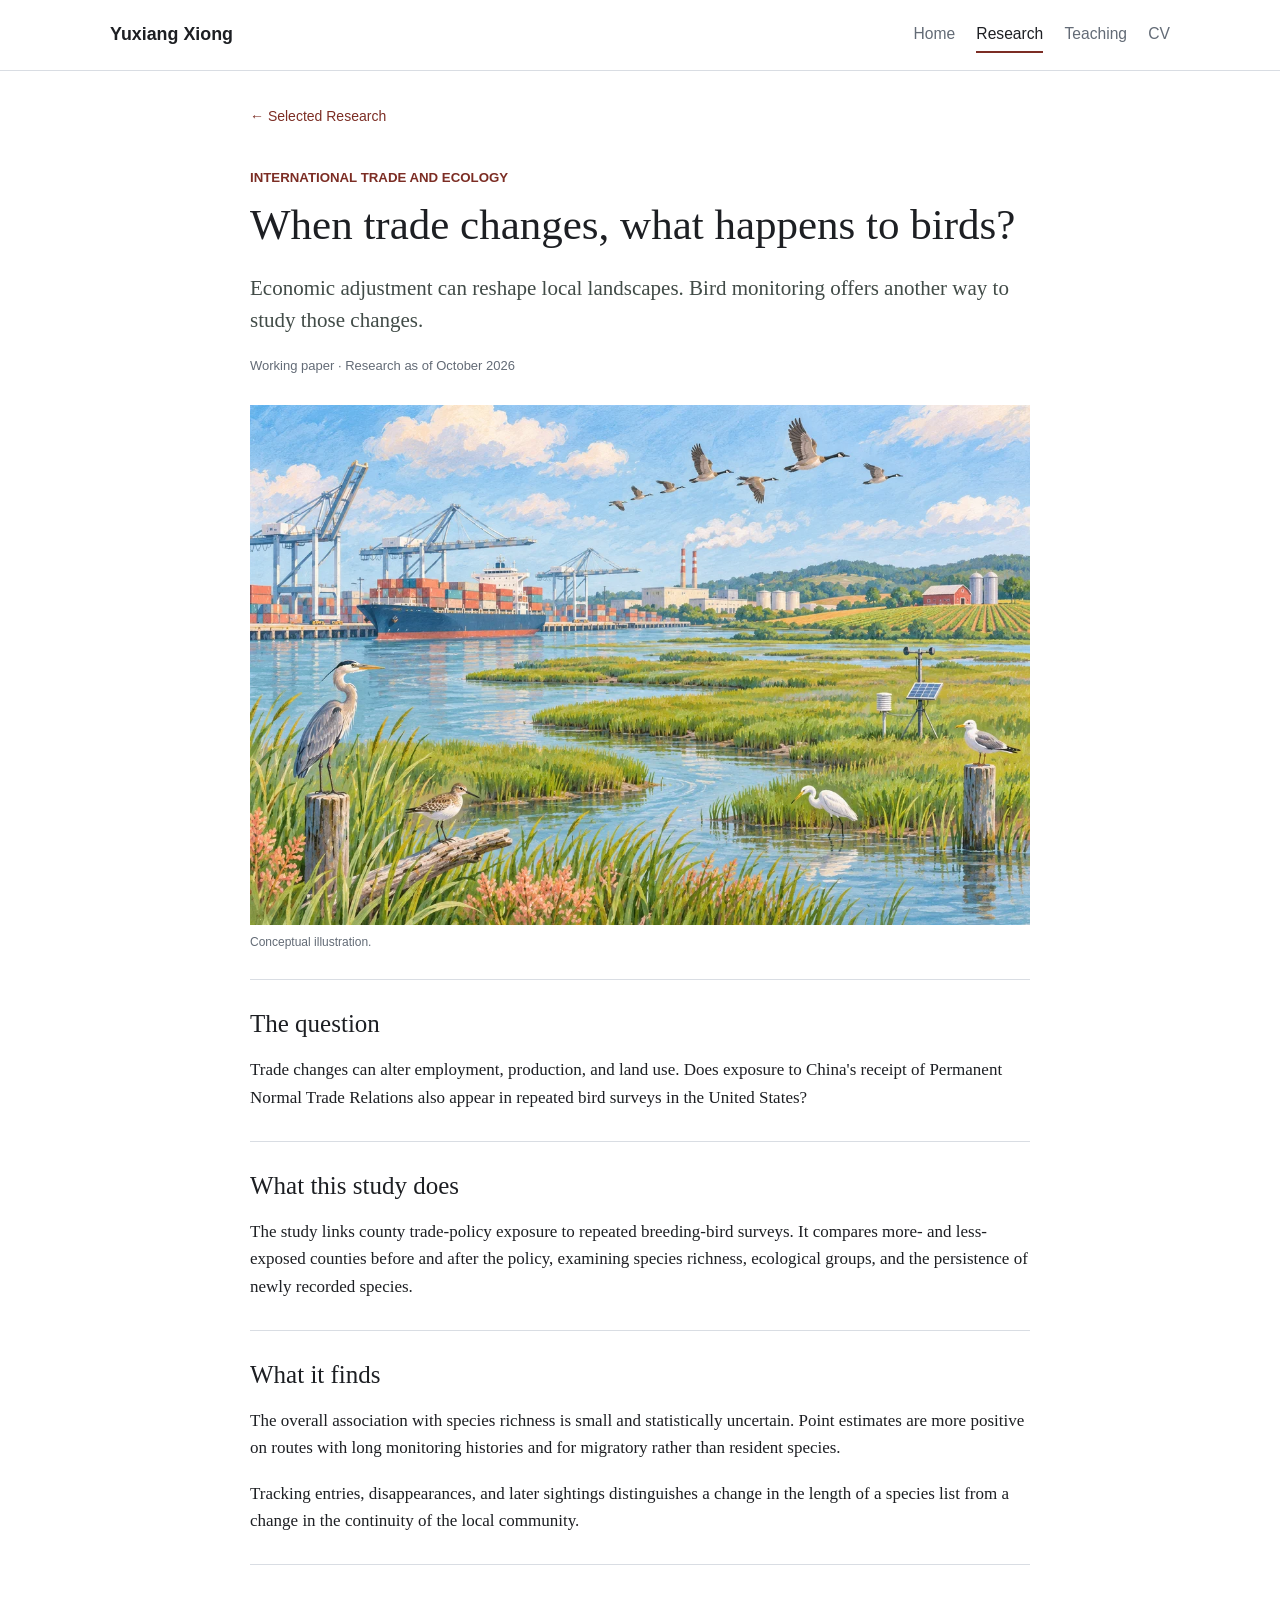
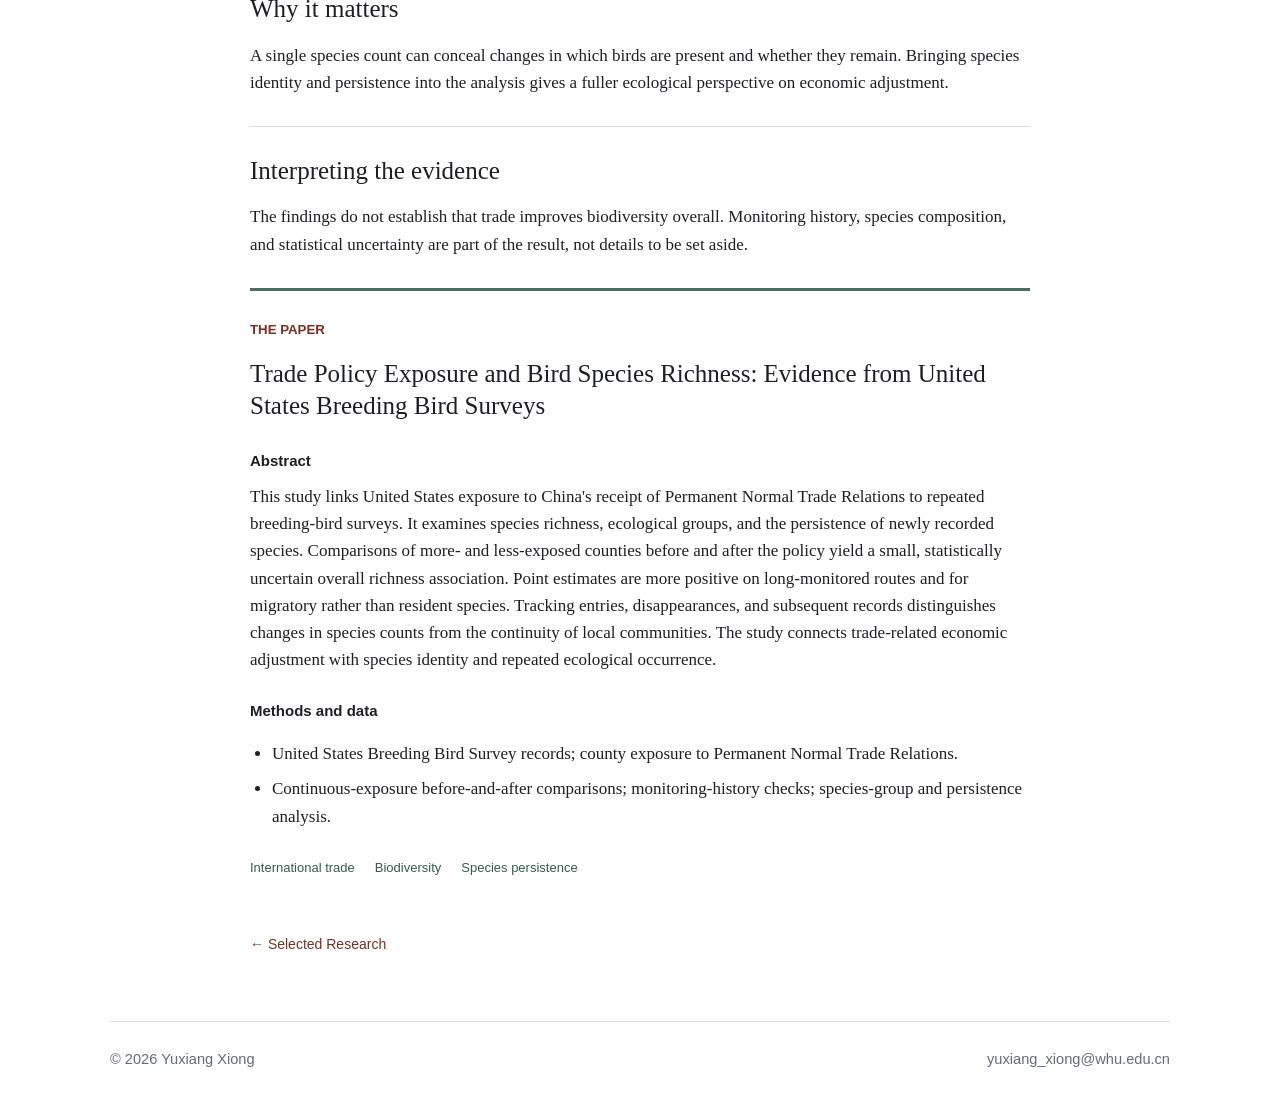
<file: research/trade-birds.html>
<!doctype html>
<html lang="en">
<head>
  <meta charset="utf-8">
  <meta name="viewport" content="width=device-width, initial-scale=1">
  <title>When trade changes, what happens to birds? - Yuxiang Xiong</title>
  <meta name="description" content="Economic adjustment can reshape local landscapes. Bird monitoring offers another way to study those changes.">
  <link rel="icon" href="../assets/favicon.svg" type="image/svg+xml">
  <link rel="stylesheet" href="../styles.css">
  <link rel="stylesheet" href="../research.css">
</head>
<body class="research-page">
  <a class="skip-link" href="#main-content">Skip to content</a>
  <header class="site-header">
    <a class="brand" href="../index.html">Yuxiang Xiong</a>
    <button class="menu-toggle" type="button" aria-expanded="false" aria-controls="site-nav">Menu</button>
    <nav id="site-nav" class="site-nav" aria-label="Primary navigation">
      <a href="../index.html" data-page="home">Home</a>
      <a href="../research.html" data-page="research" aria-current="page">Research</a>
      <a href="../teaching.html" data-page="teaching">Teaching</a>
      <a href="../cv.html" data-page="cv">CV</a>
    </nav>
  </header>

  <main id="main-content" class="study-main" tabindex="-1">
    <a class="study-back" href="../research.html#trade-birds"><span aria-hidden="true">&#8592;</span> Selected Research</a>
    <header class="study-heading">
      <p class="eyebrow">International trade and ecology</p>
      <h1>When trade changes, what happens to birds?</h1>
      <p class="study-lead">Economic adjustment can reshape local landscapes. Bird monitoring offers another way to study those changes.</p>
      <p class="study-meta">Working paper &middot; Research as of <time datetime="2026-10">October 2026</time></p>
    </header>
    <figure class="study-figure"><img src="../assets/research/trade-birds.webp"
    srcset="../assets/research/trade-birds-small.webp 640w, ../assets/research/trade-birds.webp 1200w"
    sizes="(max-width: 820px) calc(100vw - 40px), 780px"
    width="1536" height="1024" alt="Migratory birds above a wetland bordered by a container port, industry and agricultural fields." decoding="async" fetchpriority="high"><figcaption>Conceptual illustration.</figcaption></figure>
    <section class="study-section"><h2>The question</h2><p>Trade changes can alter employment, production, and land use. Does exposure to China&#39;s receipt of Permanent Normal Trade Relations also appear in repeated bird surveys in the United States?</p></section>
<section class="study-section"><h2>What this study does</h2><p>The study links county trade-policy exposure to repeated breeding-bird surveys. It compares more- and less-exposed counties before and after the policy, examining species richness, ecological groups, and the persistence of newly recorded species.</p></section>
<section class="study-section"><h2>What it finds</h2><p>The overall association with species richness is small and statistically uncertain. Point estimates are more positive on routes with long monitoring histories and for migratory rather than resident species.</p>
<p>Tracking entries, disappearances, and later sightings distinguishes a change in the length of a species list from a change in the continuity of the local community.</p></section>
<section class="study-section"><h2>Why it matters</h2><p>A single species count can conceal changes in which birds are present and whether they remain. Bringing species identity and persistence into the analysis gives a fuller ecological perspective on economic adjustment.</p></section>
<section class="study-section"><h2>Interpreting the evidence</h2><p>The findings do not establish that trade improves biodiversity overall. Monitoring history, species composition, and statistical uncertainty are part of the result, not details to be set aside.</p></section>
    <section class="study-section paper-summary">
      <p class="eyebrow">The paper</p>
      <h2>Trade Policy Exposure and Bird Species Richness: Evidence from United States Breeding Bird Surveys</h2>
      <h3>Abstract</h3>
      <p>This study links United States exposure to China&#39;s receipt of Permanent Normal Trade Relations to repeated breeding-bird surveys. It examines species richness, ecological groups, and the persistence of newly recorded species. Comparisons of more- and less-exposed counties before and after the policy yield a small, statistically uncertain overall richness association. Point estimates are more positive on long-monitored routes and for migratory rather than resident species. Tracking entries, disappearances, and subsequent records distinguishes changes in species counts from the continuity of local communities. The study connects trade-related economic adjustment with species identity and repeated ecological occurrence.</p>
      <h3>Methods and data</h3>
      <ul class="methods-list"><li>United States Breeding Bird Survey records; county exposure to Permanent Normal Trade Relations.</li><li>Continuous-exposure before-and-after comparisons; monitoring-history checks; species-group and persistence analysis.</li></ul>
      
      
      <ul class="study-tags" aria-label="Research topics"><li>International trade</li><li>Biodiversity</li><li>Species persistence</li></ul>
    </section>
    <a class="study-back" href="../research.html#trade-birds"><span aria-hidden="true">&#8592;</span> Selected Research</a>
  </main>
  <footer class="site-footer">
    <span>&copy; <span id="year"></span> Yuxiang Xiong</span>
    <a href="mailto:yuxiang_xiong@whu.edu.cn">yuxiang_xiong@whu.edu.cn</a>
  </footer>
  <script src="../script.js"></script>
</body>
</html>
</file>
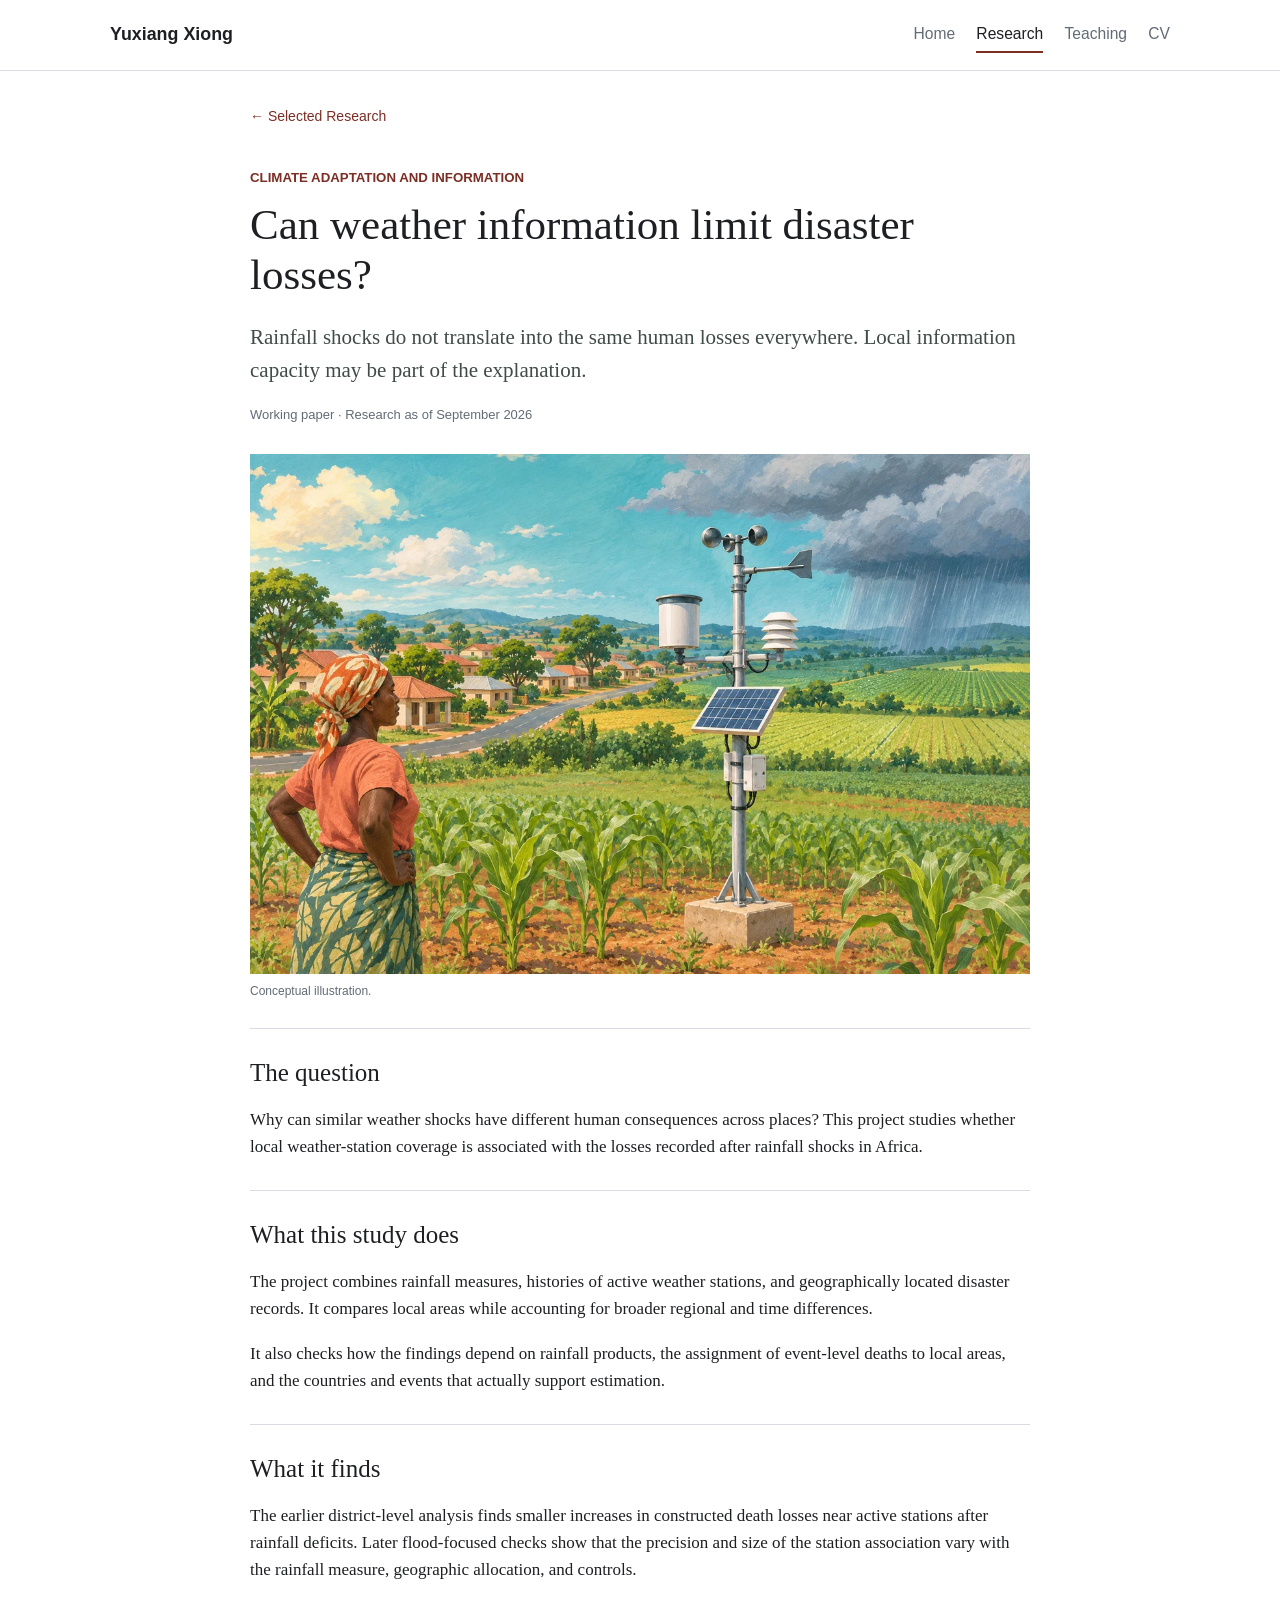
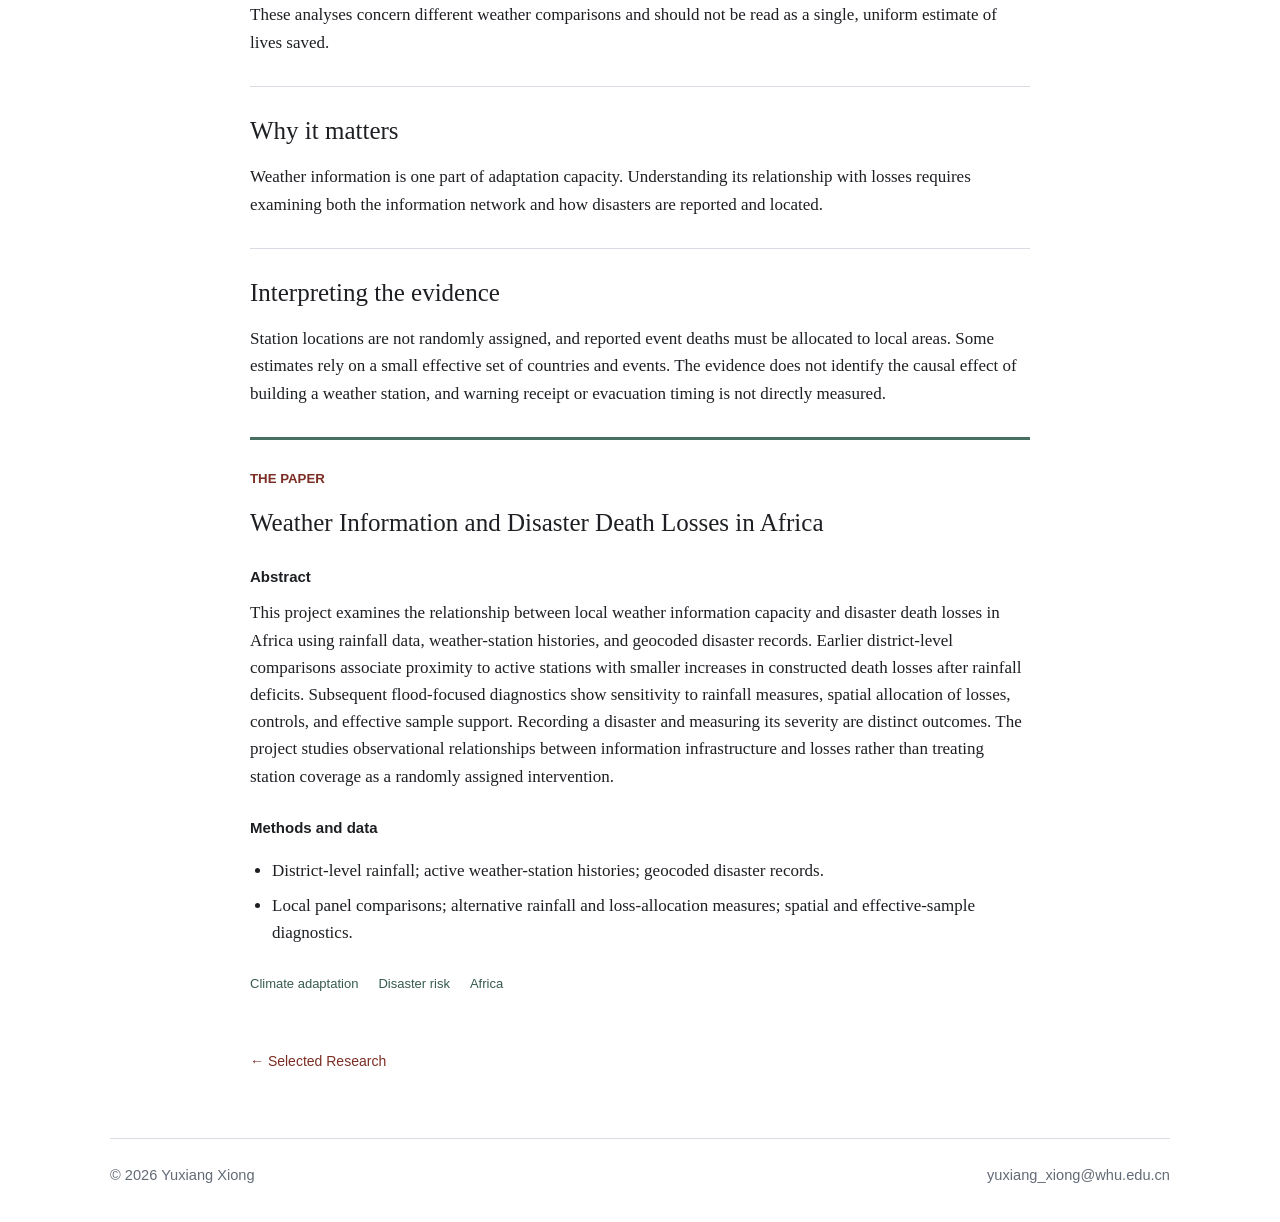
<file: research/weather-africa.html>
<!doctype html>
<html lang="en">
<head>
  <meta charset="utf-8">
  <meta name="viewport" content="width=device-width, initial-scale=1">
  <title>Can weather information limit disaster losses? - Yuxiang Xiong</title>
  <meta name="description" content="Rainfall shocks do not translate into the same human losses everywhere. Local information capacity may be part of the explanation.">
  <link rel="icon" href="../assets/favicon.svg" type="image/svg+xml">
  <link rel="stylesheet" href="../styles.css">
  <link rel="stylesheet" href="../research.css">
</head>
<body class="research-page">
  <a class="skip-link" href="#main-content">Skip to content</a>
  <header class="site-header">
    <a class="brand" href="../index.html">Yuxiang Xiong</a>
    <button class="menu-toggle" type="button" aria-expanded="false" aria-controls="site-nav">Menu</button>
    <nav id="site-nav" class="site-nav" aria-label="Primary navigation">
      <a href="../index.html" data-page="home">Home</a>
      <a href="../research.html" data-page="research" aria-current="page">Research</a>
      <a href="../teaching.html" data-page="teaching">Teaching</a>
      <a href="../cv.html" data-page="cv">CV</a>
    </nav>
  </header>

  <main id="main-content" class="study-main" tabindex="-1">
    <a class="study-back" href="../research.html#weather-africa"><span aria-hidden="true">&#8592;</span> Selected Research</a>
    <header class="study-heading">
      <p class="eyebrow">Climate adaptation and information</p>
      <h1>Can weather information limit disaster losses?</h1>
      <p class="study-lead">Rainfall shocks do not translate into the same human losses everywhere. Local information capacity may be part of the explanation.</p>
      <p class="study-meta">Working paper &middot; Research as of <time datetime="2026-09">September 2026</time></p>
    </header>
    <figure class="study-figure"><img src="../assets/research/weather-africa.webp"
    srcset="../assets/research/weather-africa-small.webp 640w, ../assets/research/weather-africa.webp 1200w"
    sizes="(max-width: 820px) calc(100vw - 40px), 780px"
    width="1536" height="1024" alt="An automated weather station beside African farmland and a village, with rainfall in the distance." decoding="async" fetchpriority="high"><figcaption>Conceptual illustration.</figcaption></figure>
    <section class="study-section"><h2>The question</h2><p>Why can similar weather shocks have different human consequences across places? This project studies whether local weather-station coverage is associated with the losses recorded after rainfall shocks in Africa.</p></section>
<section class="study-section"><h2>What this study does</h2><p>The project combines rainfall measures, histories of active weather stations, and geographically located disaster records. It compares local areas while accounting for broader regional and time differences.</p>
<p>It also checks how the findings depend on rainfall products, the assignment of event-level deaths to local areas, and the countries and events that actually support estimation.</p></section>
<section class="study-section"><h2>What it finds</h2><p>The earlier district-level analysis finds smaller increases in constructed death losses near active stations after rainfall deficits. Later flood-focused checks show that the precision and size of the station association vary with the rainfall measure, geographic allocation, and controls.</p>
<p>These analyses concern different weather comparisons and should not be read as a single, uniform estimate of lives saved.</p></section>
<section class="study-section"><h2>Why it matters</h2><p>Weather information is one part of adaptation capacity. Understanding its relationship with losses requires examining both the information network and how disasters are reported and located.</p></section>
<section class="study-section"><h2>Interpreting the evidence</h2><p>Station locations are not randomly assigned, and reported event deaths must be allocated to local areas. Some estimates rely on a small effective set of countries and events. The evidence does not identify the causal effect of building a weather station, and warning receipt or evacuation timing is not directly measured.</p></section>
    <section class="study-section paper-summary">
      <p class="eyebrow">The paper</p>
      <h2>Weather Information and Disaster Death Losses in Africa</h2>
      <h3>Abstract</h3>
      <p>This project examines the relationship between local weather information capacity and disaster death losses in Africa using rainfall data, weather-station histories, and geocoded disaster records. Earlier district-level comparisons associate proximity to active stations with smaller increases in constructed death losses after rainfall deficits. Subsequent flood-focused diagnostics show sensitivity to rainfall measures, spatial allocation of losses, controls, and effective sample support. Recording a disaster and measuring its severity are distinct outcomes. The project studies observational relationships between information infrastructure and losses rather than treating station coverage as a randomly assigned intervention.</p>
      <h3>Methods and data</h3>
      <ul class="methods-list"><li>District-level rainfall; active weather-station histories; geocoded disaster records.</li><li>Local panel comparisons; alternative rainfall and loss-allocation measures; spatial and effective-sample diagnostics.</li></ul>
      
      
      <ul class="study-tags" aria-label="Research topics"><li>Climate adaptation</li><li>Disaster risk</li><li>Africa</li></ul>
    </section>
    <a class="study-back" href="../research.html#weather-africa"><span aria-hidden="true">&#8592;</span> Selected Research</a>
  </main>
  <footer class="site-footer">
    <span>&copy; <span id="year"></span> Yuxiang Xiong</span>
    <a href="mailto:yuxiang_xiong@whu.edu.cn">yuxiang_xiong@whu.edu.cn</a>
  </footer>
  <script src="../script.js"></script>
</body>
</html>
</file>
<file: styles.css>
:root {
  --ink: #1d1f23;
  --muted: #636b76;
  --rule: #d9dde3;
  --accent: #7c2d24;
  --accent-soft: #f7eeee;
  --paper: #ffffff;
  --shade: #f7f8fa;
  --max-width: 1060px;
}

* {
  box-sizing: border-box;
}

html {
  color: var(--ink);
  background: var(--paper);
  font-family: Georgia, "Times New Roman", serif;
  font-size: 17px;
  line-height: 1.6;
}

body {
  margin: 0;
}

a {
  color: inherit;
}

.site-header {
  position: sticky;
  top: 0;
  z-index: 2;
  display: flex;
  align-items: center;
  justify-content: space-between;
  gap: 1.5rem;
  padding: 1rem max(1.25rem, calc((100vw - var(--max-width)) / 2));
  background: rgba(255, 255, 255, 0.96);
  border-bottom: 1px solid var(--rule);
}

.brand {
  font-family: Arial, Helvetica, sans-serif;
  font-size: 1.05rem;
  font-weight: 700;
  letter-spacing: 0;
  text-decoration: none;
}

.site-nav {
  display: flex;
  align-items: center;
  gap: 1.25rem;
  font-family: Arial, Helvetica, sans-serif;
  font-size: 0.92rem;
}

.site-nav a {
  border-bottom: 2px solid transparent;
  color: var(--muted);
  padding: 0.25rem 0;
  text-decoration: none;
}

.site-nav a:hover,
.site-nav a[aria-current="page"] {
  border-color: var(--accent);
  color: var(--ink);
}

.menu-toggle {
  display: none;
  border: 1px solid var(--rule);
  background: var(--paper);
  color: var(--ink);
  font: 700 0.88rem Arial, Helvetica, sans-serif;
  padding: 0.45rem 0.7rem;
}

main {
  width: min(var(--max-width), calc(100vw - 2.5rem));
  margin: 0 auto;
}

.narrow {
  width: min(820px, calc(100vw - 2.5rem));
}

.research-main {
  width: min(960px, calc(100vw - 2.5rem));
}

.intro {
  display: grid;
  grid-template-columns: minmax(0, 1fr) 300px;
  gap: 4rem;
  align-items: center;
  padding: 5rem 0 4rem;
}

.intro-copy {
  max-width: 690px;
}

.eyebrow {
  color: var(--accent);
  font-family: Arial, Helvetica, sans-serif;
  font-size: 0.78rem;
  font-weight: 700;
  letter-spacing: 0.08em;
  margin: 0 0 0.75rem;
  text-transform: uppercase;
}

h1,
h2,
h3,
p {
  margin-top: 0;
}

h1 {
  font-size: clamp(2.2rem, 4vw, 4rem);
  font-weight: 400;
  line-height: 1.08;
  margin-bottom: 1.25rem;
}

h2 {
  font-size: 1.35rem;
  font-weight: 400;
  line-height: 1.25;
  margin-bottom: 0.85rem;
}

.lead {
  color: #343840;
  font-size: 1.25rem;
  line-height: 1.55;
}

.action-row {
  display: flex;
  flex-wrap: wrap;
  gap: 0.75rem;
  margin-top: 1.5rem;
}

.button {
  display: inline-flex;
  align-items: center;
  justify-content: center;
  min-height: 2.75rem;
  border: 1px solid var(--accent);
  background: var(--accent);
  color: #ffffff;
  font-family: Arial, Helvetica, sans-serif;
  font-size: 0.92rem;
  font-weight: 700;
  padding: 0.65rem 1rem;
  text-decoration: none;
}

.button.secondary {
  background: var(--paper);
  color: var(--accent);
}

.profile-figure {
  margin: 0;
}

.profile-figure img {
  display: block;
  width: 100%;
  aspect-ratio: 4 / 5;
  border: 1px solid var(--rule);
  object-fit: cover;
}

.profile-figure figcaption {
  color: var(--muted);
  font-family: Arial, Helvetica, sans-serif;
  font-size: 0.78rem;
  margin-top: 0.6rem;
}

.content-grid {
  display: grid;
  grid-template-columns: repeat(2, minmax(0, 1fr));
  gap: 3rem;
  padding: 3rem 0;
  border-top: 1px solid var(--rule);
}

.plain-list {
  margin: 0;
  padding-left: 1.25rem;
}

.plain-list li + li {
  margin-top: 0.35rem;
}

.section {
  padding: 3rem 0;
  border-top: 1px solid var(--rule);
}

.page-heading {
  padding: 4.5rem 0 2rem;
}

.paper {
  padding: 2.4rem 0;
  border-top: 1px solid var(--rule);
}

.paper h2 {
  margin-bottom: 0.4rem;
}

.research-category {
  padding: 3.25rem 0 1rem;
  border-top: 1px solid var(--rule);
}

.category-heading {
  max-width: 760px;
  margin-bottom: 1.25rem;
}

.category-heading h2 {
  font-size: 1.55rem;
  margin-bottom: 0;
}

.research-post {
  padding: 2.25rem 0;
  border-top: 1px solid var(--rule);
}

.research-post:first-of-type {
  border-top: 0;
}

.research-post h3 {
  font-size: 1.3rem;
  font-weight: 400;
  line-height: 1.28;
  margin: 0 0 0.75rem;
}

.post-meta {
  color: var(--muted);
  font-family: Arial, Helvetica, sans-serif;
  font-size: 0.82rem;
  font-weight: 700;
  margin-bottom: 0.45rem;
  text-transform: uppercase;
}

.method-line {
  color: #343840;
  font-size: 0.95rem;
  margin-bottom: 0.95rem;
}

.method-line strong {
  font-family: Arial, Helvetica, sans-serif;
  font-size: 0.84rem;
}

.tag-list {
  display: flex;
  flex-wrap: wrap;
  gap: 0.45rem;
  list-style: none;
  margin: 0;
  padding: 0;
}

.tag-list li {
  border: 1px solid var(--rule);
  background: var(--shade);
  color: #414852;
  font-family: Arial, Helvetica, sans-serif;
  font-size: 0.78rem;
  line-height: 1.2;
  padding: 0.28rem 0.48rem;
}

.tag-list a {
  color: inherit;
  text-decoration-thickness: 1px;
  text-underline-offset: 0.18em;
}

.meta {
  color: var(--muted);
  font-family: Arial, Helvetica, sans-serif;
  font-size: 0.93rem;
  margin-bottom: 0.9rem;
}

.timeline {
  list-style: none;
  margin: 0;
  padding: 0;
}

.timeline li {
  display: grid;
  grid-template-columns: 8rem minmax(0, 1fr);
  gap: 1.25rem;
  padding: 0.65rem 0;
}

.timeline time {
  color: var(--muted);
  font-family: Arial, Helvetica, sans-serif;
  font-size: 0.9rem;
}

.text-link {
  color: var(--accent);
  text-decoration-thickness: 1px;
  text-underline-offset: 0.18em;
}

.site-footer {
  display: flex;
  justify-content: space-between;
  gap: 1rem;
  width: min(var(--max-width), calc(100vw - 2.5rem));
  margin: 3rem auto 0;
  padding: 1.5rem 0 2rem;
  border-top: 1px solid var(--rule);
  color: var(--muted);
  font-family: Arial, Helvetica, sans-serif;
  font-size: 0.86rem;
}

.site-footer a {
  color: var(--muted);
  text-decoration: none;
}

@media (max-width: 760px) {
  .site-header {
    align-items: flex-start;
    flex-wrap: wrap;
  }

  .menu-toggle {
    display: inline-flex;
  }

  .site-nav {
    display: none;
    flex-basis: 100%;
    flex-direction: column;
    align-items: flex-start;
    gap: 0.55rem;
    padding-top: 0.5rem;
  }

  .site-nav.is-open {
    display: flex;
  }

  .intro {
    grid-template-columns: 1fr;
    gap: 2rem;
    padding: 3rem 0;
  }

  .profile-figure {
    max-width: 280px;
  }

  .content-grid {
    grid-template-columns: 1fr;
    gap: 1rem;
  }

  .timeline li {
    grid-template-columns: 1fr;
    gap: 0.15rem;
  }

  .site-footer {
    flex-direction: column;
  }
}
</file>
<file: research.css>
.research-page { letter-spacing: 0; }
.research-page .eyebrow { letter-spacing: 0; }
.research-page a:focus-visible,
.research-page button:focus-visible { outline: 3px solid #246ea6; outline-offset: 5px; }
.skip-link { position: fixed; top: -100px; left: 20px; z-index: 5; padding: 10px 16px; background: white; }
.skip-link:focus { top: 10px; }
.research-gallery { width: min(1060px, calc(100% - 40px)); }
.gallery-heading { padding: 54px 0 28px; }
.gallery-heading h1 { font-size: 46px; margin-bottom: 18px; }
.gallery-intro { color: #454c50; font-size: 19px; max-width: 730px; margin-bottom: 28px; }
.research-topics { display: flex; flex-wrap: wrap; gap: 12px 26px; font: 14px/1.5 Arial, Helvetica, sans-serif; }
.research-topics a { text-decoration-thickness: 1px; text-underline-offset: 5px; color: var(--accent); padding: 4px 0; }
.poster-category { border-top: 1px solid var(--rule); padding: 34px 0 38px; scroll-margin-top: 100px; }
.poster-category > h2 { font-size: 25px; margin-bottom: 24px; }
.poster-grid { display: grid; grid-template-columns: repeat(2, minmax(0, 1fr)); gap: 28px; }
.research-poster { border: 1px solid #d5dbd7; border-radius: 4px; min-width: 0; overflow: hidden; scroll-margin-top: 100px; }
.research-poster:has(a:focus-visible) { outline: 3px solid #246ea6; outline-offset: 4px; }
.poster-link { display: flex; flex-direction: column; height: 100%; text-decoration: none; color: var(--ink); }
.poster-link:hover .poster-action { text-decoration: underline; text-underline-offset: 4px; }
.poster-heading { padding: 25px 26px 22px; min-height: 225px; }
.poster-heading .eyebrow { font-size: 11px; line-height: 1.6; margin-bottom: 12px; }
.poster-heading h3 { font-size: 28px; line-height: 1.16; font-weight: 400; margin-bottom: 14px; overflow-wrap: break-word; }
.poster-question { font: 15px/1.55 Arial, Helvetica, sans-serif; color: #48504e; margin: 0; }
.poster-link > img { display: block; width: 100%; height: auto; aspect-ratio: 3 / 2; object-fit: cover; }
.poster-finding { margin: 0; padding: 21px 26px; font: 15px/1.65 Arial, Helvetica, sans-serif; color: #234f45; background: #eef5f3; flex: 1; }
#trade .poster-finding { background: #f0f4f9; color: #334f68; }
#urban .poster-finding { background: #f6f1f3; color: #694852; }
#family .poster-finding { background: #f6f3ee; color: #594e3f; }
.poster-footer { display: flex; flex-wrap: wrap; justify-content: space-between; gap: 10px; padding: 16px 26px; color: var(--muted); font: 11px/1.5 Arial, Helvetica, sans-serif; }
.poster-action { color: var(--accent); font-weight: 700; }
.poster-action span { margin-left: 5px; font-size: 16px; line-height: 1; }
.study-main { width: min(780px, calc(100% - 40px)); }
.study-back { display: inline-block; margin: 25px 0 5px; padding: 10px 0; color: var(--accent); font: 14px/1.5 Arial, Helvetica, sans-serif; text-decoration: none; }
.study-back:hover { text-decoration: underline; }
.study-heading { padding: 25px 0 28px; }
.study-heading h1 { font-size: 43px; line-height: 1.15; margin: 0 0 22px; overflow-wrap: break-word; }
.study-lead { font-size: 21px; line-height: 1.55; color: #414b47; margin-bottom: 19px; }
.study-meta { font: 13px/1.6 Arial, Helvetica, sans-serif; color: var(--muted); margin: 0; }
.study-figure { margin: 0 0 28px; }
.study-figure img { display: block; width: 100%; height: auto; aspect-ratio: 3 / 2; object-fit: cover; }
.study-figure figcaption { font: 12px/1.5 Arial, Helvetica, sans-serif; color: var(--muted); padding-top: 8px; }
.study-section { padding: 28px 0 12px; border-top: 1px solid var(--rule); }
.study-section h2 { font-size: 25px; line-height: 1.3; margin-bottom: 16px; }
.study-section h3 { font: 700 15px/1.6 Arial, Helvetica, sans-serif; margin: 26px 0 10px; }
.study-section p { margin-bottom: 18px; }
.paper-summary { border-top: 3px solid #486f61; }
.methods-list { padding-left: 22px; }
.methods-list li + li { margin-top: 8px; }
.study-tags { display: flex; flex-wrap: wrap; gap: 10px 20px; margin: 28px 0 10px; padding: 0; list-style: none; color: #365b50; font: 13px/1.5 Arial, Helvetica, sans-serif; }
@media (max-width: 700px) {
  .gallery-heading { padding: 35px 0 25px; }
  .gallery-heading h1 { font-size: 36px; }
  .gallery-intro { font-size: 18px; }
  .research-topics { gap: 10px 20px; }
  .poster-grid { grid-template-columns: minmax(0, 1fr); gap: 24px; }
  .poster-category { padding: 28px 0; }
  .poster-category > h2 { font-size: 23px; }
  .poster-heading { min-height: 0; padding: 24px 22px 22px; }
  .poster-heading h3 { font-size: 28px; }
  .poster-finding { padding: 20px 22px; }
  .poster-footer { padding: 16px 22px; }
  .study-heading h1 { font-size: 34px; }
  .study-lead { font-size: 19px; }
  .study-section h2 { font-size: 23px; }
}
</file>
